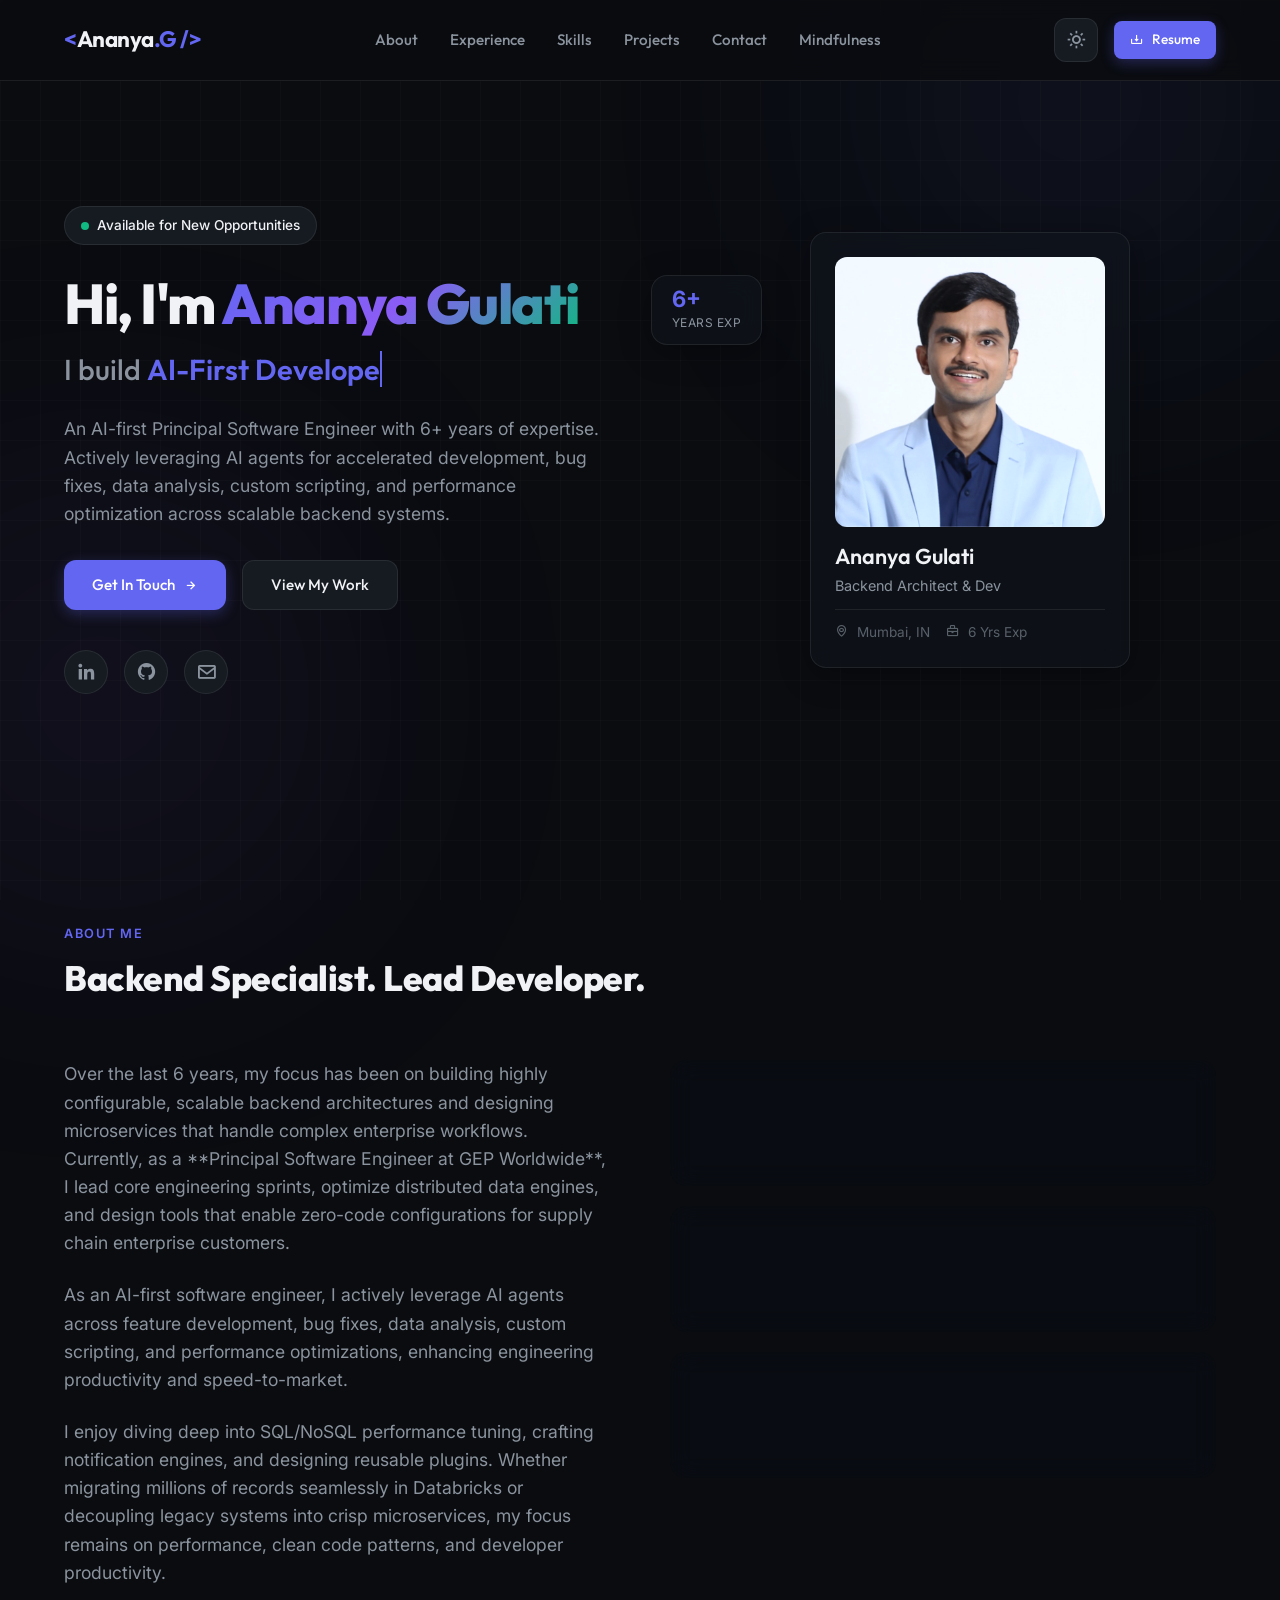
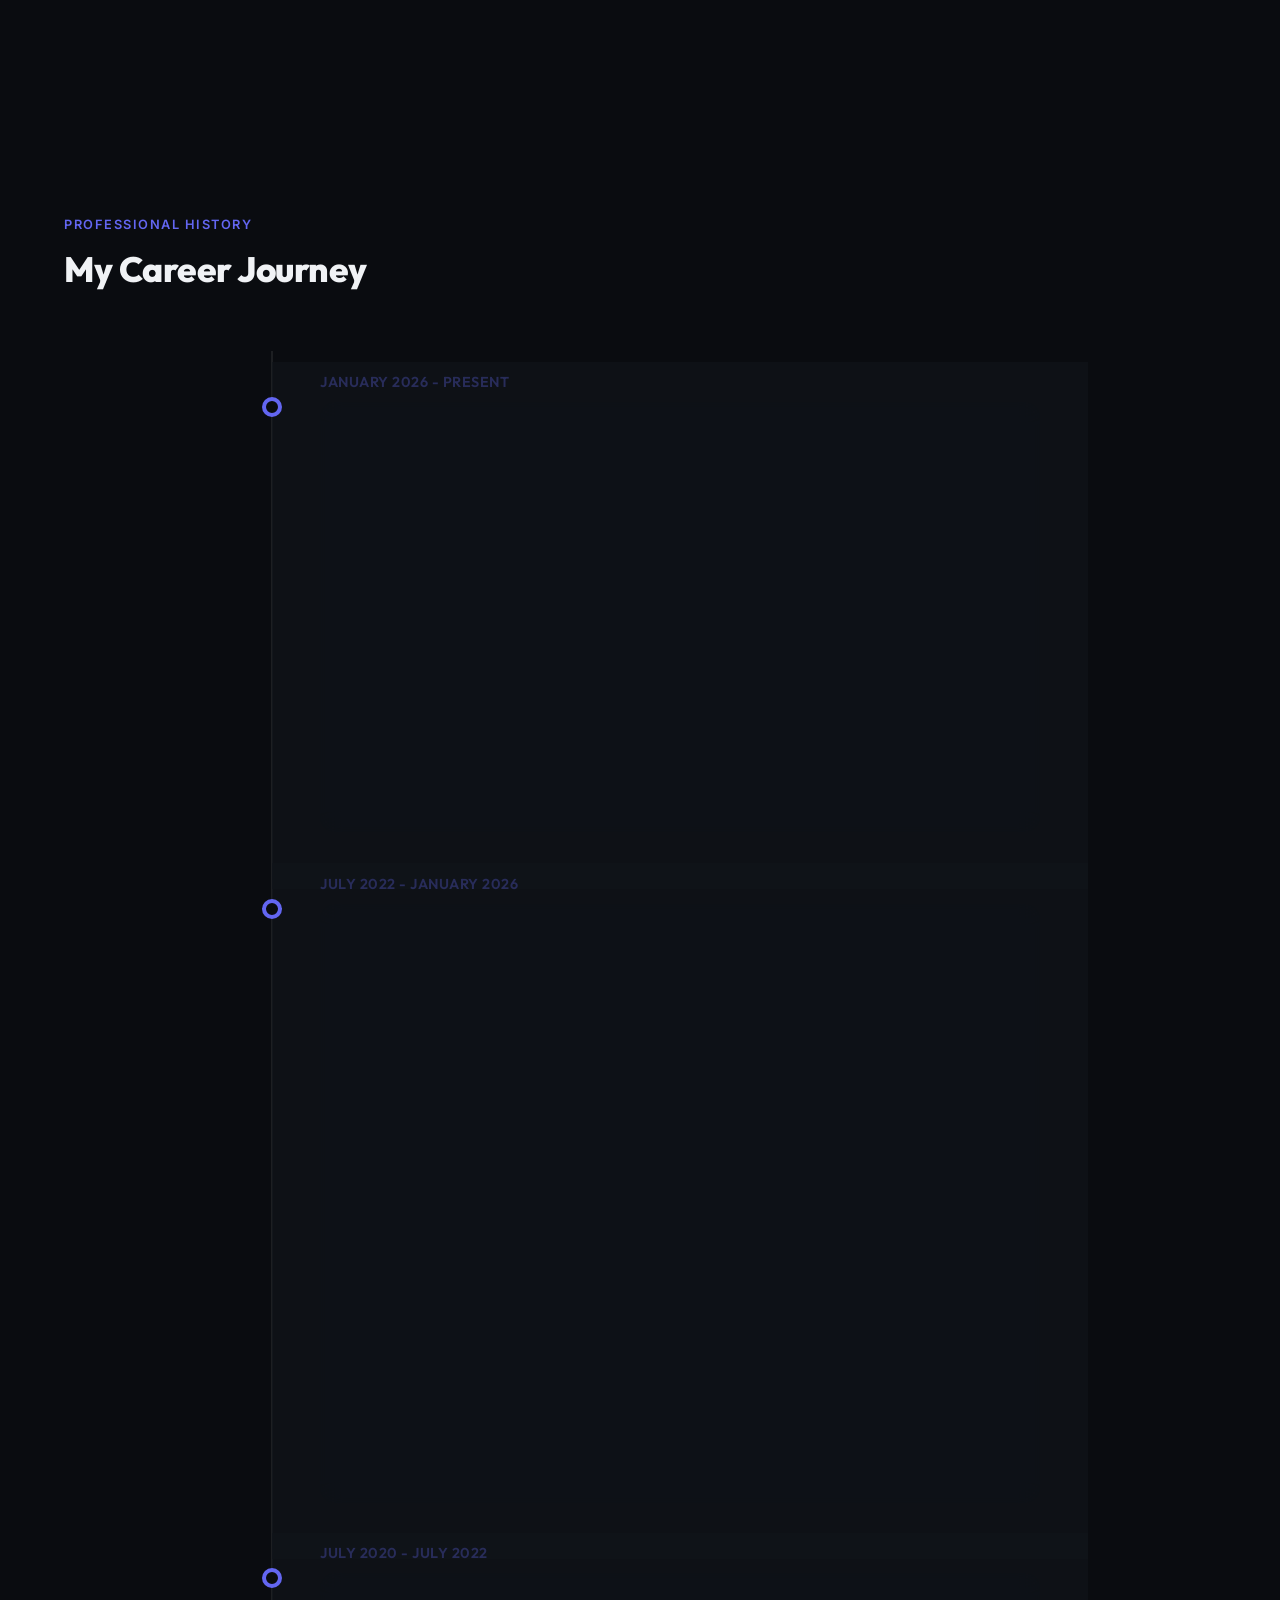
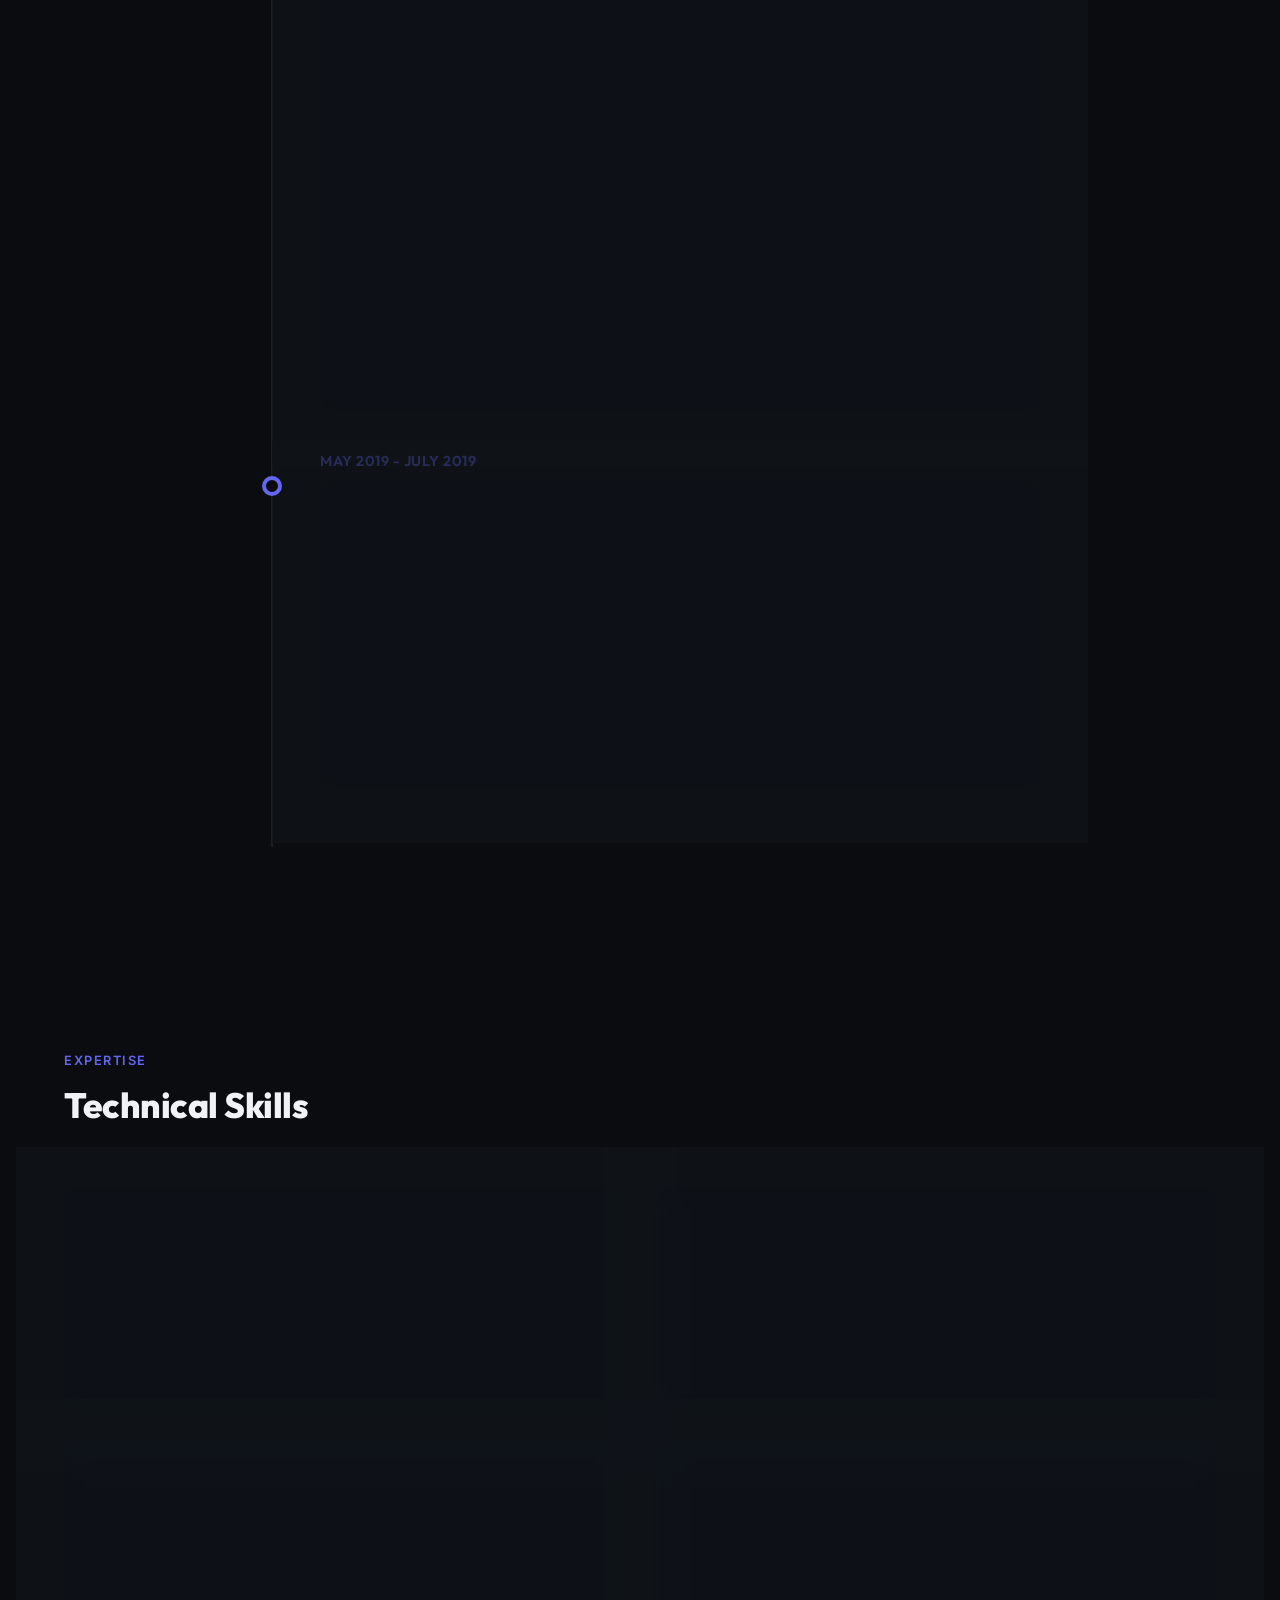
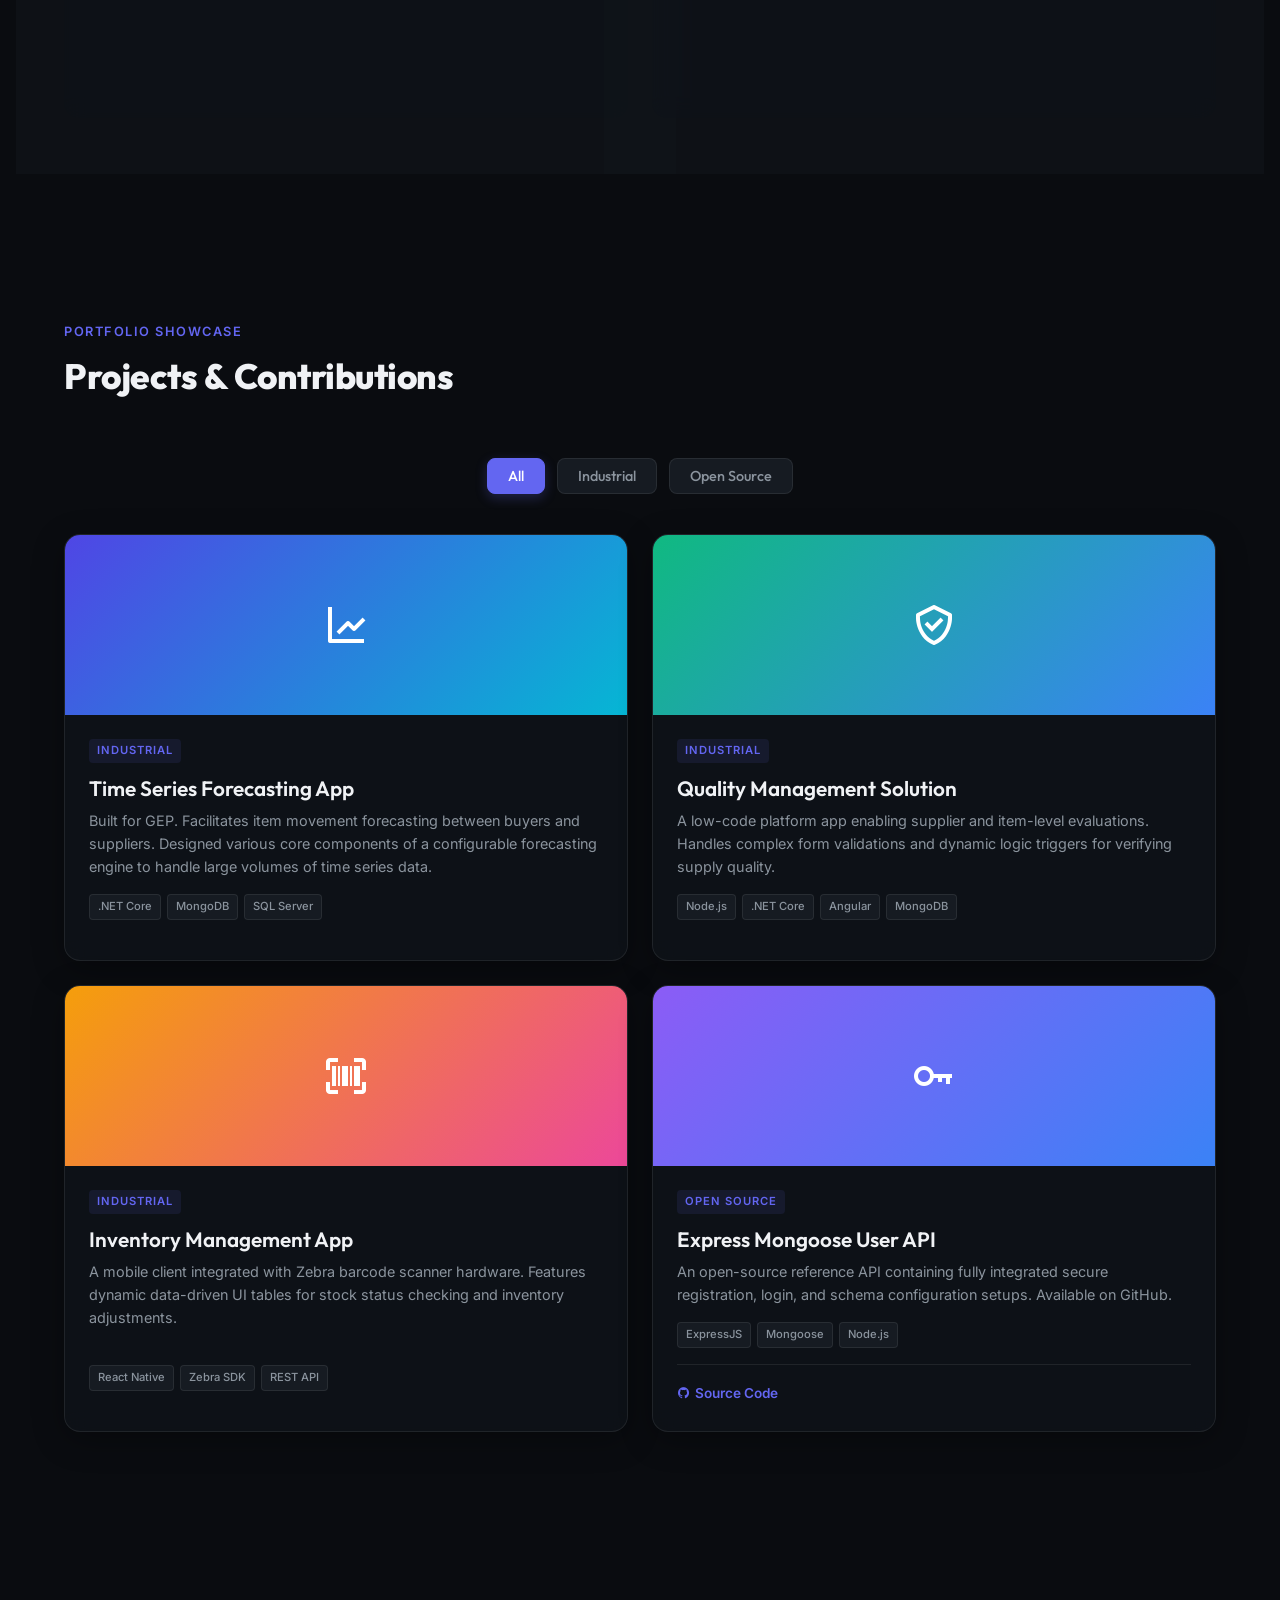
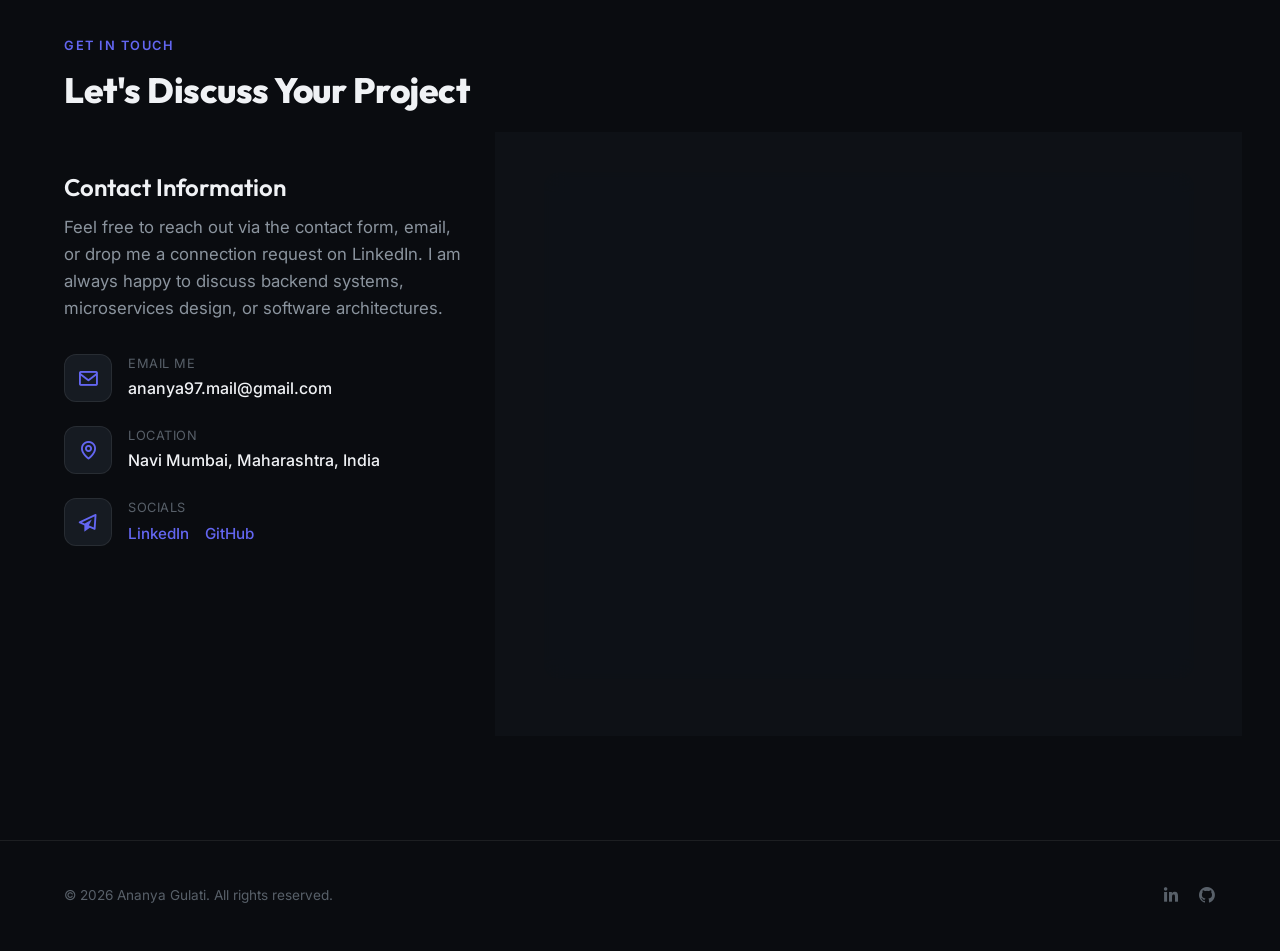
<file: index.html>
<!DOCTYPE html>
<html lang="en" data-theme="dark">
<head>
    <meta charset="UTF-8">
    <meta name="viewport" content="width=device-width, initial-scale=1.0">
    <meta name="description" content="Ananya Gulati - AI-First Principal Software Engineer specializing in backend systems, microservices, and architectural design. 6+ years of experience.">
    <title>Ananya Gulati | AI-First Principal Software Engineer</title>
    <link rel="icon" href="data:image/svg+xml,<svg xmlns=%22http://www.w3.org/2000/svg%22 viewBox=%220 0 100 100%22><text y=%22.9em%22 font-size=%2290%22>💻</text></svg>">
    
    <!-- Typography & Icons -->
    <link rel="preconnect" href="https://fonts.googleapis.com">
    <link rel="preconnect" href="https://fonts.gstatic.com" crossorigin>
    <link href="https://fonts.googleapis.com/css2?family=Inter:wght@300;400;500;600;700&family=Outfit:wght@400;500;600;700;800&display=swap" rel="stylesheet">
    <link href="https://cdn.jsdelivr.net/npm/boxicons@2.1.4/css/boxicons.min.css" rel="stylesheet">
    
    <!-- Styling -->
    <link rel="stylesheet" href="styles.css">
    
    <!-- Anti-flicker Theme Script -->
    <script>
        (function() {
            const savedTheme = localStorage.getItem('theme') || 'dark';
            document.documentElement.setAttribute('data-theme', savedTheme);
        })();
    </script>
</head>
<body>
    <!-- Background Grid Effect -->
    <div class="grid-overlay"></div>
    <div class="glow-sphere sphere-1"></div>
    <div class="glow-sphere sphere-2"></div>

    <!-- Sticky Navbar -->
    <header class="navbar">
        <div class="nav-container">
            <a href="#" class="logo">
                <span class="logo-accent">&lt;</span>Ananya<span class="logo-accent">.G /&gt;</span>
            </a>
            
            <nav class="nav-links">
                <a href="#about" class="nav-link active">About</a>
                <a href="#experience" class="nav-link">Experience</a>
                <a href="#skills" class="nav-link">Skills</a>
                <a href="#projects" class="nav-link">Projects</a>
                <a href="#contact" class="nav-link">Contact</a>
                <a href="wellness.html" class="nav-link">Mindfulness</a>
            </nav>
            
            <div class="nav-actions">
                <button id="theme-toggle" class="theme-btn" aria-label="Toggle Theme">
                    <i class="bx bx-sun sun-icon"></i>
                    <i class="bx bx-moon moon-icon"></i>
                </button>
                <a href="Ananya_Gulati_Resume.pdf" download class="btn btn-primary btn-sm cv-btn">
                    <i class="bx bx-download"></i> Resume
                </a>
                <button class="mobile-menu-toggle" aria-label="Open Menu">
                    <i class="bx bx-menu-alt-right"></i>
                </button>
            </div>
        </div>
    </header>

    <!-- Mobile Drawer -->
    <div class="mobile-drawer">
        <div class="drawer-header">
            <span class="logo">&lt;Ananya.G /&gt;</span>
            <button class="close-drawer"><i class="bx bx-x"></i></button>
        </div>
        <nav class="drawer-links">
            <a href="#about" class="drawer-link">About</a>
            <a href="#experience" class="drawer-link">Experience</a>
            <a href="#skills" class="drawer-link">Skills</a>
            <a href="#projects" class="drawer-link">Projects</a>
            <a href="#contact" class="drawer-link">Contact</a>
            <a href="wellness.html" class="drawer-link">Mindfulness</a>
        </nav>
        <div class="drawer-footer">
            <a href="Ananya_Gulati_Resume.pdf" download class="btn btn-primary width-full">
                <i class="bx bx-download"></i> Download Resume
            </a>
        </div>
    </div>

    <!-- Main Content -->
    <main class="main-content">
        <!-- Hero Section -->
        <section id="hero" class="hero-section">
            <div class="hero-container">
                <div class="hero-info">
                    <div class="badge-container">
                        <span class="pulse-dot"></span>
                        <span class="badge-text">Available for New Opportunities</span>
                    </div>
                    <h1 class="hero-title">
                        Hi, I'm <span class="gradient-text">Ananya Gulati</span>
                    </h1>
                    <h2 class="hero-subtitle">
                        I build <span id="typewriter" class="typewriter-text"></span>
                    </h2>
                    <p class="hero-description">
                        An AI-first Principal Software Engineer with 6+ years of expertise. Actively leveraging AI agents for accelerated development, bug fixes, data analysis, custom scripting, and performance optimization across scalable backend systems.
                    </p>
                    <div class="hero-buttons">
                        <a href="#contact" class="btn btn-primary">
                            Get In Touch <i class="bx bx-right-arrow-alt"></i>
                        </a>
                        <a href="#projects" class="btn btn-secondary">
                            View My Work
                        </a>
                    </div>
                    <div class="hero-socials">
                        <a href="https://linkedin.com/in/ananya-gulati/" target="_blank" rel="noopener" class="social-icon" aria-label="LinkedIn">
                            <i class="bx bxl-linkedin"></i>
                        </a>
                        <a href="https://github.com/ananya-gulati" target="_blank" rel="noopener" class="social-icon" aria-label="GitHub">
                            <i class="bx bxl-github"></i>
                        </a>
                        <a href="mailto:ananya97.mail@gmail.com" class="social-icon" aria-label="Email">
                            <i class="bx bx-envelope"></i>
                        </a>
                    </div>
                </div>
                <div class="hero-visual">
                    <div class="avatar-card glass-panel">
                        <div class="card-glow"></div>
                        <div class="avatar-container">
                            <img src="profile.png" alt="Ananya Gulati" class="avatar-img">
                        </div>
                        <div class="card-info">
                            <h3 class="card-name">Ananya Gulati</h3>
                            <p class="card-title">Backend Architect & Dev</p>
                            <div class="card-meta">
                                <span><i class="bx bx-map"></i> Mumbai, IN</span>
                                <span><i class="bx bx-briefcase"></i> 6 Yrs Exp</span>
                            </div>
                        </div>
                    </div>
                    <!-- Small absolute cards for premium overlay aesthetic -->
                    <div class="stat-badge stat-1 glass-panel">
                        <span class="stat-number">6+</span>
                        <span class="stat-label">Years Exp</span>
                    </div>
                </div>
            </div>
        </section>

        <!-- About/Summary Section -->
        <section id="about" class="about-section section-padding scroll-reveal">
            <div class="section-container">
                <div class="section-header">
                    <span class="section-tag">About Me</span>
                    <h2 class="section-title">Backend Specialist. Lead Developer.</h2>
                </div>
                <div class="about-content">
                    <div class="about-text">
                        <p>
                            Over the last 6 years, my focus has been on building highly configurable, scalable backend architectures and designing microservices that handle complex enterprise workflows. Currently, as a **Principal Software Engineer at GEP Worldwide**, I lead core engineering sprints, optimize distributed data engines, and design tools that enable zero-code configurations for supply chain enterprise customers.
                        </p>
                        <p>
                            As an AI-first software engineer, I actively leverage AI agents across feature development, bug fixes, data analysis, custom scripting, and performance optimizations, enhancing engineering productivity and speed-to-market.
                        </p>
                        <p>
                            I enjoy diving deep into SQL/NoSQL performance tuning, crafting notification engines, and designing reusable plugins. Whether migrating millions of records seamlessly in Databricks or decoupling legacy systems into crisp microservices, my focus remains on performance, clean code patterns, and developer productivity.
                        </p>
                    </div>
                    <div class="about-stats-grid">
                        <div class="about-stat-card glass-panel">
                            <i class="bx bx-bolt-circle stat-icon text-accent-1"></i>
                            <div class="stat-card-text">
                                <h3 class="stat-title">Configurability</h3>
                                <p class="stat-desc">Reduced development time by 30% through dynamic http-call configuration engines.</p>
                            </div>
                        </div>
                        <div class="about-stat-card glass-panel">
                            <i class="bx bx-data stat-icon text-accent-2"></i>
                            <div class="stat-card-text">
                                <h3 class="stat-title">Migration Expert</h3>
                                <p class="stat-desc">Led clean migration of ~3M MongoDB records using custom Python engines in Databricks.</p>
                            </div>
                        </div>
                        <div class="about-stat-card glass-panel">
                            <i class="bx bx-git-branch stat-icon text-accent-3"></i>
                            <div class="stat-card-text">
                                <h3 class="stat-title">Clean Architectures</h3>
                                <p class="stat-desc">Designed object validation frameworks, BPMNs, and microservices for low-code platform apps.</p>
                            </div>
                        </div>
                    </div>
                </div>
            </div>
        </section>

        <!-- Experience Timeline -->
        <section id="experience" class="experience-section section-padding scroll-reveal">
            <div class="section-container">
                <div class="section-header">
                    <span class="section-tag">Professional History</span>
                    <h2 class="section-title">My Career Journey</h2>
                </div>
                
                <div class="timeline">
                    <!-- Timeline Card 1 (Principal SE) -->
                    <div class="timeline-item">
                        <div class="timeline-dot"></div>
                        <div class="timeline-date">January 2026 - Present</div>
                        <div class="timeline-content glass-panel">
                            <div class="timeline-header">
                                <h3 class="role-title">Principal Software Engineer</h3>
                                <h4 class="company-name">GEP Worldwide</h4>
                            </div>
                            <p class="timeline-desc">
                                Leading high-level system architectures, platform roadmaps, and technical steering for GEP's low-code suite.
                            </p>
                             <ul class="timeline-bullets">
                                 <li>Lead technical schema creation and overall execution design for complex, configurable enterprise application modules, improving framework reusability and platform capabilities.</li>
                                 <li>Integrate agentic AI developer workflows into daily sprint workflows, boosting debugging iterations and custom scripting velocity by **35%**.</li>
                                 <li>Design and deploy a unified local development environment integrating multiple distributed code repositories, custom build configurations, and complex feature settings, accelerating feature delivery and code analysis speed by more than **50%**.</li>
                             </ul>
                             <div class="tech-tags">
                                 <span class="tech-tag">Architecture Design</span>
                                 <span class="tech-tag">System Design</span>
                                 <span class="tech-tag">Technical Leadership</span>
                                 <span class="tech-tag">Platform Engineering</span>
                             </div>
                        </div>
                    </div>

                    <!-- Timeline Card 2 (Senior SE) -->
                    <div class="timeline-item">
                        <div class="timeline-dot"></div>
                        <div class="timeline-date">July 2022 - January 2026</div>
                        <div class="timeline-content glass-panel">
                            <div class="timeline-header">
                                <h3 class="role-title">Senior Software Engineer</h3>
                                <h4 class="company-name">GEP Worldwide</h4>
                            </div>
                            <p class="timeline-desc">
                                Delivered high-impact client features, optimized high-throughput systems, and integrated AI capabilities to drive performance and efficiency.
                            </p>
                             <ul class="timeline-bullets">
                                <li>Architected and scaled **5+ core microservices** handling client transactions, driving end-to-end development, API definitions, and legacy system refactoring.</li>
                                <li>Improved inbound request processing speed by more than **10x** through staging logic optimizations and adoption of bulk processing design patterns.</li>
                                <li>Developed an Azure Databricks native ETL solution processing up to **150M+ raw time-series data points** from CSV files into MongoDB, incorporating custom schema validation and high-throughput transformations to facilitate downstream analytics.</li>
                                <li>Orchestrated a large-scale data migration of **3M+ records** in MongoDB using Python on Databricks, reducing onboarding latency while maintaining **100% data integrity**.</li>
                                <li>Coordinated cross-functional teams to diagnose and resolve **30+ critical and blocker production support incidents**, systematically optimizing performance bottlenecks with minimal business disruption.</li>
                            </ul>
                            <div class="tech-tags">
                                <span class="tech-tag">.NET Core</span>
                                <span class="tech-tag">C#</span>
                                <span class="tech-tag">MongoDB</span>
                                <span class="tech-tag">Azure Databricks</span>
                                <span class="tech-tag">Camunda</span>
                                <span class="tech-tag">AI Integration</span>
                                <span class="tech-tag">Performance Tuning</span>
                            </div>
                        </div>
                    </div>
                    
                    <!-- Timeline Card 3 (SE) -->
                    <div class="timeline-item">
                        <div class="timeline-dot"></div>
                        <div class="timeline-date">July 2020 - July 2022</div>
                        <div class="timeline-content glass-panel">
                            <div class="timeline-header">
                                <h3 class="role-title">Software Engineer</h3>
                                <h4 class="company-name">GEP Worldwide</h4>
                            </div>
                            <p class="timeline-desc">
                                Collaborated across product teams to build core modules for GEP's SaaS products.
                            </p>
                            <ul class="timeline-bullets">
                                <li>Engineered dynamic database-driven HTTP execution services, reducing development turnaround time by **30%** and boosting core application configurability by **20%**.</li>
                                <li>Designed modular object validation engines, cross-app notification frameworks, and reusable workflow plugins, saving developers **15+ hours weekly** in boilerplate code setup.</li>
                                <li>Built core BPMNs, cross-app REST interfaces, and custom plugins for inventory management workflows.</li>
                                <li>Implemented responsive UI dashboards and integrated React Native mobile clients with barcode scanning engines.</li>
                            </ul>
                            <div class="tech-tags">
                                <span class="tech-tag">Node.js</span>
                                <span class="tech-tag">React Native</span>
                                <span class="tech-tag">Angular</span>
                                <span class="tech-tag">SQL</span>
                                <span class="tech-tag">RESTful APIs</span>
                            </div>
                        </div>
                    </div>
                    
                    <!-- Timeline Card 3 -->
                    <div class="timeline-item">
                        <div class="timeline-dot"></div>
                        <div class="timeline-date">May 2019 - July 2019</div>
                        <div class="timeline-content glass-panel">
                            <div class="timeline-header">
                                <h3 class="role-title">Research Intern (Immersion Program)</h3>
                                <h4 class="company-name">Illinois Institute of Technology (Chicago, USA)</h4>
                            </div>
                            <p class="timeline-desc">
                                Conducted genetic data analytics under academic supervision.
                            </p>
                            <ul class="timeline-bullets">
                                <li>Analyzed and cleaned gigabytes of tabular genetic databases utilizing Pandas and NumPy.</li>
                                <li>Designed statistical scoring and filtering models to select candidate chemical compounds for Alzheimer's therapeutic testing.</li>
                            </ul>
                            <div class="tech-tags">
                                <span class="tech-tag">Python</span>
                                <span class="tech-tag">Pandas</span>
                                <span class="tech-tag">NumPy</span>
                                <span class="tech-tag">Data Cleaning</span>
                            </div>
                        </div>
                    </div>
                </div>
            </div>
        </section>

        <!-- Skills Section -->
        <section id="skills" class="skills-section section-padding scroll-reveal">
            <div class="section-container">
                <div class="section-header">
                    <span class="section-tag">Expertise</span>
                    <h2 class="section-title">Technical Skills</h2>
                </div>
                
                <div class="skills-grid">
                    <!-- Languages -->
                    <div class="skills-card glass-panel">
                        <div class="skills-card-header">
                            <i class="bx bx-code-alt card-icon text-accent-1"></i>
                            <h3 class="skill-category">Languages</h3>
                        </div>
                        <div class="skills-list">
                            <span class="skill-item">C#</span>
                            <span class="skill-item">TypeScript</span>
                            <span class="skill-item">Python</span>
                            <span class="skill-item">JavaScript</span>
                            <span class="skill-item">SQL</span>
                            <span class="skill-item">HTML5 / CSS3</span>
                        </div>
                    </div>
                    
                    <!-- Backend & Systems -->
                    <div class="skills-card glass-panel">
                        <div class="skills-card-header">
                            <i class="bx bx-server card-icon text-accent-2"></i>
                            <h3 class="skill-category">Backend & Core</h3>
                        </div>
                        <div class="skills-list">
                            <span class="skill-item">.NET Core</span>
                            <span class="skill-item">Camunda</span>
                            <span class="skill-item">Node.js / Express</span>
                            <span class="skill-item">Microservices</span>
                            <span class="skill-item">RESTful Web Services</span>
                            <span class="skill-item">OOP Design</span>
                        </div>
                    </div>
                    
                    <!-- Databases & Frameworks -->
                    <div class="skills-card glass-panel">
                        <div class="skills-card-header">
                            <i class="bx bx-circle-three-quarter card-icon text-accent-3"></i>
                            <h3 class="skill-category">Data & Tools</h3>
                        </div>
                        <div class="skills-list">
                            <span class="skill-item">AI Agents & Workflows</span>
                            <span class="skill-item">MongoDB</span>
                            <span class="skill-item">SQL Server</span>
                            <span class="skill-item">Azure Databricks</span>
                            <span class="skill-item">Git / GitHub</span>
                            <span class="skill-item">Agile / Scrum</span>
                            <span class="skill-item">Azure</span>
                        </div>
                    </div>
                    
                    <!-- Frontend Frameworks -->
                    <div class="skills-card glass-panel">
                        <div class="skills-card-header">
                            <i class="bx bx-devices card-icon text-accent-4"></i>
                            <h3 class="skill-category">Frontend & Mobile</h3>
                        </div>
                        <div class="skills-list">
                            <span class="skill-item">React Native</span>
                            <span class="skill-item">Angular</span>
                            <span class="skill-item">SASS / CSS</span>
                            <span class="skill-item">Responsive Web Design</span>
                            <span class="skill-item">Zebra API</span>
                        </div>
                    </div>
                </div>
            </div>
        </section>

        <!-- Projects Section -->
        <section id="projects" class="projects-section section-padding scroll-reveal">
            <div class="section-container">
                <div class="section-header">
                    <span class="section-tag">Portfolio Showcase</span>
                    <h2 class="section-title">Projects & Contributions</h2>
                </div>
                
                <!-- Project Filter Buttons -->
                <div class="project-filters">
                    <button class="filter-btn active" data-filter="all">All</button>
                    <button class="filter-btn" data-filter="industrial">Industrial</button>
                    <button class="filter-btn" data-filter="opensource">Open Source</button>
                </div>
                
                <div class="projects-grid">
                    <!-- Project 1 -->
                    <div class="project-card glass-panel" data-category="industrial">
                        <div class="project-card-image">
                            <div class="project-placeholder bg-gradient-1">
                                <i class="bx bx-line-chart"></i>
                            </div>
                        </div>
                        <div class="project-card-content">
                            <span class="project-type-badge">Industrial</span>
                            <h3 class="project-title">Time Series Forecasting App</h3>
                            <p class="project-description">
                                Built for GEP. Facilitates item movement forecasting between buyers and suppliers. Designed various core components of a configurable forecasting engine to handle large volumes of time series data.
                            </p>
                            <div class="project-tech">
                                <span>.NET Core</span>
                                <span>MongoDB</span>
                                <span>SQL Server</span>
                            </div>
                        </div>
                    </div>
                    
                    <!-- Project 2 -->
                    <div class="project-card glass-panel" data-category="industrial">
                        <div class="project-card-image">
                            <div class="project-placeholder bg-gradient-2">
                                <i class="bx bx-check-shield"></i>
                            </div>
                        </div>
                        <div class="project-card-content">
                            <span class="project-type-badge">Industrial</span>
                            <h3 class="project-title">Quality Management Solution</h3>
                            <p class="project-description">
                                A low-code platform app enabling supplier and item-level evaluations. Handles complex form validations and dynamic logic triggers for verifying supply quality.
                            </p>
                            <div class="project-tech">
                                <span>Node.js</span>
                                <span>.NET Core</span>
                                <span>Angular</span>
                                <span>MongoDB</span>
                            </div>
                        </div>
                    </div>
                    
                    <!-- Project 3 -->
                    <div class="project-card glass-panel" data-category="industrial">
                        <div class="project-card-image">
                            <div class="project-placeholder bg-gradient-3">
                                <i class="bx bx-barcode-reader"></i>
                            </div>
                        </div>
                        <div class="project-card-content">
                            <span class="project-type-badge">Industrial</span>
                            <h3 class="project-title">Inventory Management App</h3>
                            <p class="project-description">
                                A mobile client integrated with Zebra barcode scanner hardware. Features dynamic data-driven UI tables for stock status checking and inventory adjustments.
                            </p>
                            <div class="project-tech">
                                <span>React Native</span>
                                <span>Zebra SDK</span>
                                <span>REST API</span>
                            </div>
                        </div>
                    </div>
                    
                    <!-- Project 4 -->
                    <div class="project-card glass-panel" data-category="opensource">
                        <div class="project-card-image">
                            <div class="project-placeholder bg-gradient-4">
                                <i class="bx bx-key"></i>
                            </div>
                        </div>
                        <div class="project-card-content">
                            <span class="project-type-badge">Open Source</span>
                            <h3 class="project-title">Express Mongoose User API</h3>
                            <p class="project-description">
                                An open-source reference API containing fully integrated secure registration, login, and schema configuration setups. Available on GitHub.
                            </p>
                            <div class="project-tech">
                                <span>ExpressJS</span>
                                <span>Mongoose</span>
                                <span>Node.js</span>
                            </div>
                            <div class="project-links">
                                <a href="https://github.com/ananya-gulati/loginandreg" target="_blank" rel="noopener" class="project-link">
                                    <i class="bx bxl-github"></i> Source Code
                                </a>
                            </div>
                        </div>
                    </div>
                </div>
            </div>
        </section>

        <!-- Contact Section -->
        <section id="contact" class="contact-section section-padding scroll-reveal">
            <div class="section-container">
                <div class="section-header">
                    <span class="section-tag">Get In Touch</span>
                    <h2 class="section-title">Let's Discuss Your Project</h2>
                </div>
                
                <div class="contact-grid">
                    <div class="contact-info-panel">
                        <h3 class="info-title">Contact Information</h3>
                        <p class="info-desc">
                            Feel free to reach out via the contact form, email, or drop me a connection request on LinkedIn. I am always happy to discuss backend systems, microservices design, or software architectures.
                        </p>
                        
                        <div class="info-items">
                            <div class="info-item">
                                <i class="bx bx-envelope info-icon"></i>
                                <div class="info-item-content">
                                    <span class="info-label">Email Me</span>
                                    <a href="mailto:ananya97.mail@gmail.com" class="info-value">ananya97.mail@gmail.com</a>
                                </div>
                            </div>
                            <div class="info-item">
                                <i class="bx bx-map info-icon"></i>
                                <div class="info-item-content">
                                    <span class="info-label">Location</span>
                                    <span class="info-value">Navi Mumbai, Maharashtra, India</span>
                                </div>
                            </div>
                            <div class="info-item">
                                <i class="bx bx-paper-plane info-icon"></i>
                                <div class="info-item-content">
                                    <span class="info-label">Socials</span>
                                    <div class="info-social-links">
                                        <a href="https://linkedin.com/in/ananya-gulati/" target="_blank" rel="noopener" class="mini-social">LinkedIn</a>
                                        <a href="https://github.com/ananya-gulati" target="_blank" rel="noopener" class="mini-social">GitHub</a>
                                    </div>
                                </div>
                            </div>
                        </div>
                    </div>
                    
                    <div class="contact-form-panel glass-panel">
                        <form id="contact-form" action="https://formsubmit.co/ananya97.mail@gmail.com" method="POST" class="contact-form">
                            <div class="form-row">
                                <div class="form-group">
                                    <label for="name">Your Name</label>
                                    <input type="text" id="name" name="name" placeholder="John Doe" required>
                                </div>
                                <div class="form-group">
                                    <label for="email">Your Email</label>
                                    <input type="email" id="email" name="email" placeholder="john@example.com" required>
                                </div>
                            </div>
                            <div class="form-group">
                                <label for="subject">Subject</label>
                                    <input type="text" id="subject" name="subject" placeholder="Collaboration opportunity" required>
                            </div>
                            <div class="form-group">
                                <label for="message">Message</label>
                                <textarea id="message" name="message" rows="5" placeholder="Hi Ananya, I'd love to chat about..." required></textarea>
                            </div>
                            <button type="submit" class="btn btn-primary width-full">
                                Send Message <i class="bx bx-paper-plane"></i>
                            </button>
                            <div id="form-status" class="form-status"></div>
                        </form>
                    </div>
                </div>
            </div>
        </section>
    </main>

    <!-- Footer -->
    <footer class="main-footer">
        <div class="footer-container">
            <p class="copyright">&copy; 2026 Ananya Gulati. All rights reserved.</p>
            <div class="footer-links">
                <a href="https://linkedin.com/in/ananya-gulati/" target="_blank" rel="noopener"><i class="bx bxl-linkedin"></i></a>
                <a href="https://github.com/ananya-gulati" target="_blank" rel="noopener"><i class="bx bxl-github"></i></a>
            </div>
        </div>
    </footer>

    <!-- JavaScript -->
    <script src="script.js"></script>
</body>
</html>
</file>
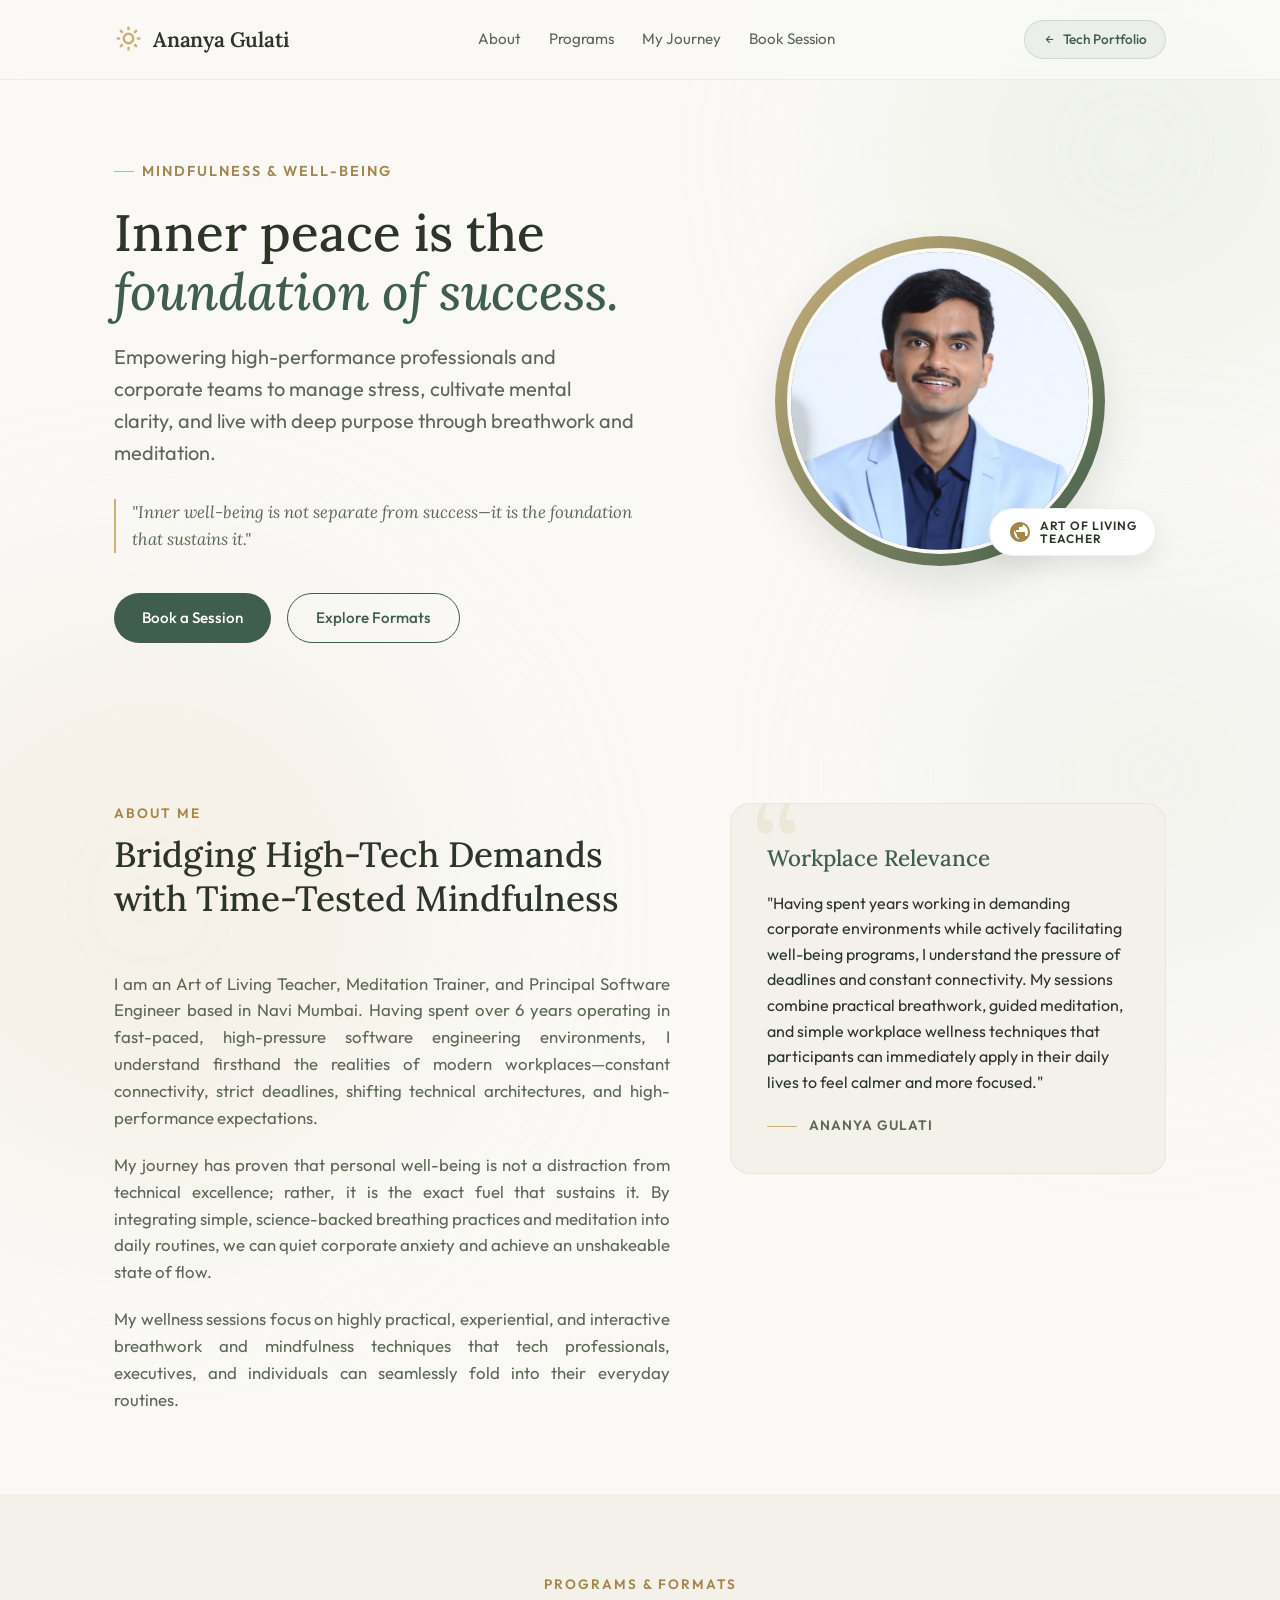
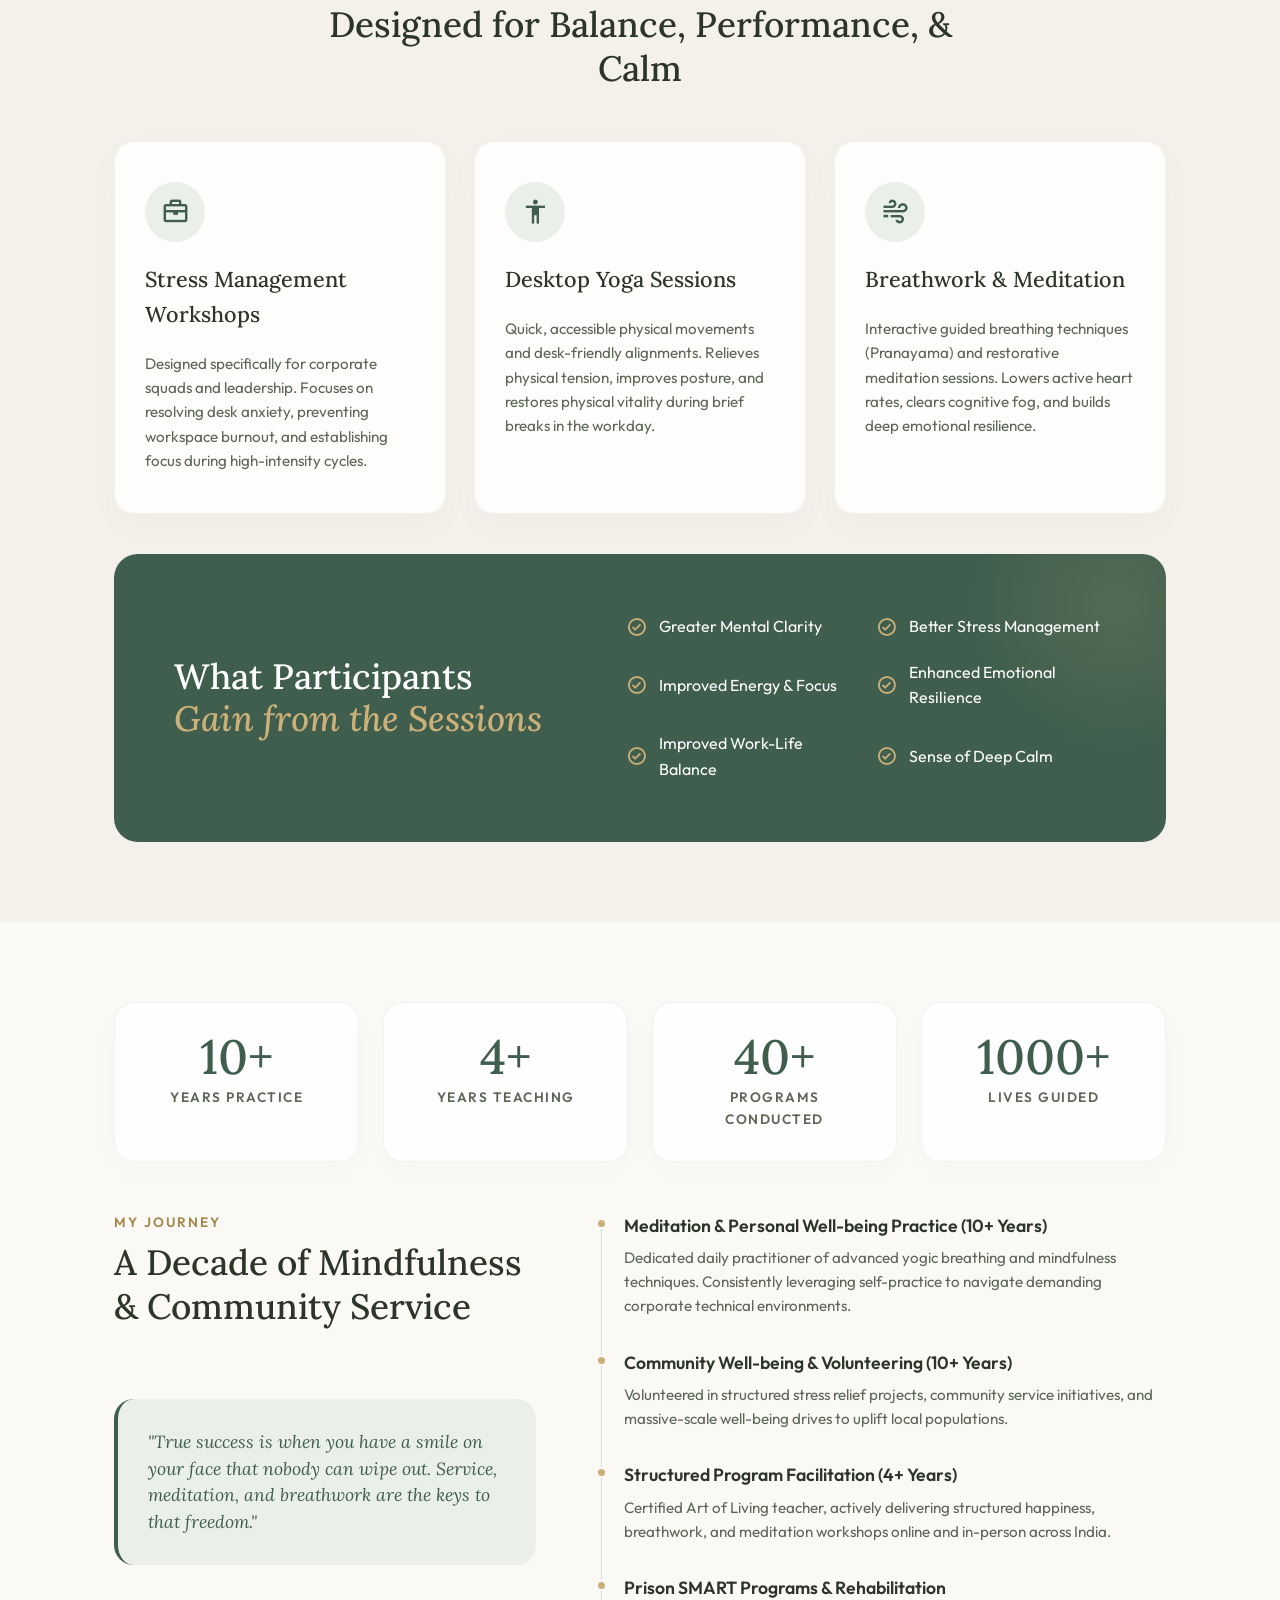
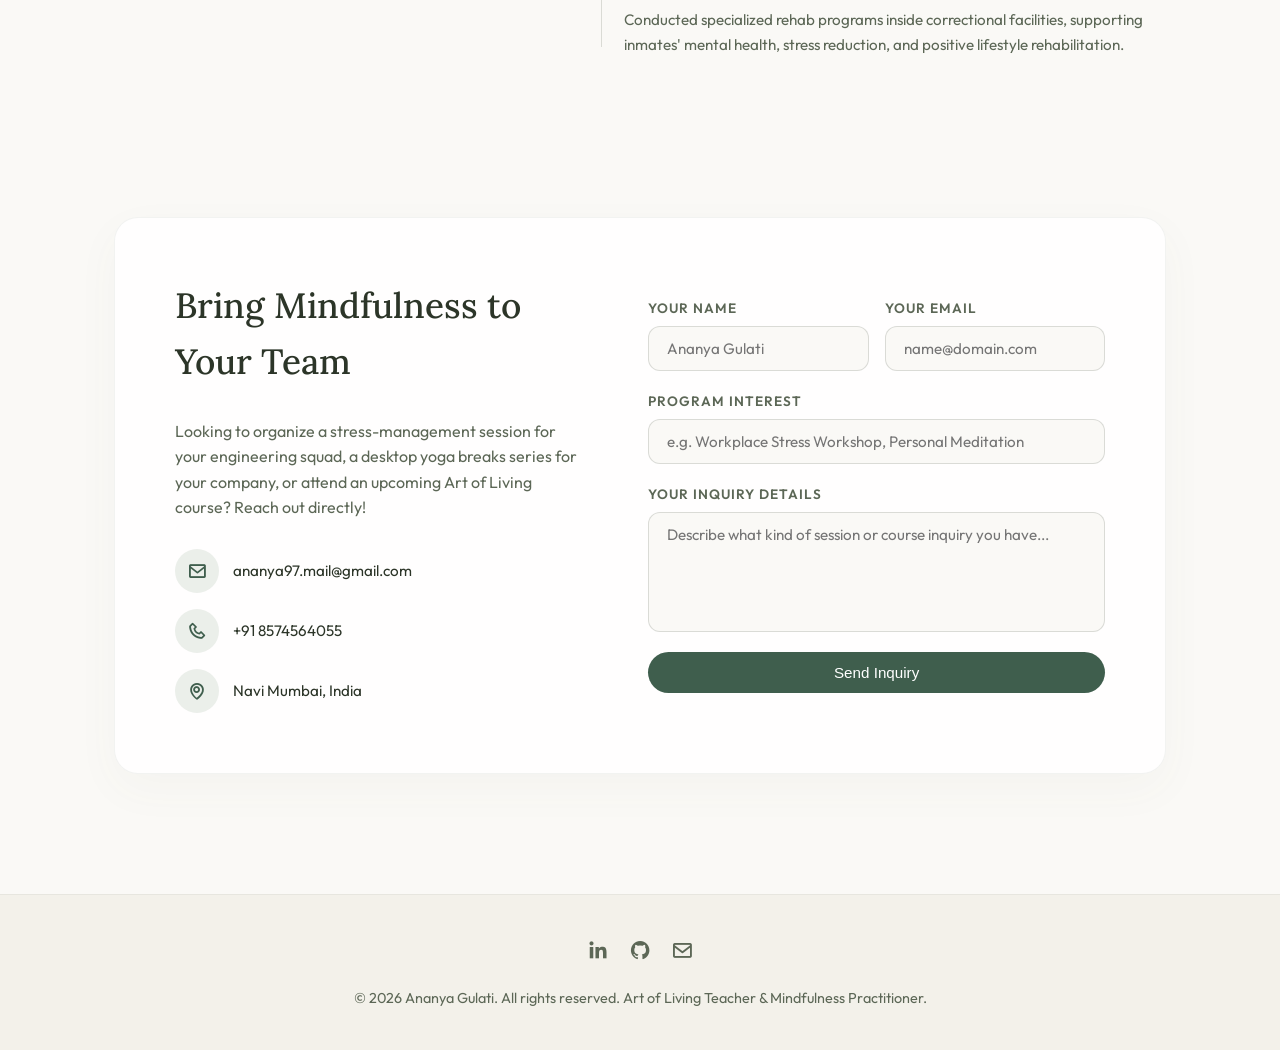
<file: wellness.html>
<!DOCTYPE html>
<html lang="en">
<head>
    <meta charset="UTF-8">
    <meta name="viewport" content="width=device-width, initial-scale=1.0">
    <meta name="description" content="Ananya Gulati - Stress Management Facilitator, Meditation Trainer & Art of Living Teacher. Learn mindfulness, breathwork, and workplace stress relief.">
    <title>Ananya Gulati | Meditation Trainer & Art of Living Teacher</title>
    <link rel="icon" href="data:image/svg+xml,<svg xmlns=%22http://www.w3.org/2000/svg%22 viewBox=%220 0 100 100%22><text y=%22.9em%22 font-size=%2290%22>🪷</text></svg>">
    
    <!-- Fonts & Icons -->
    <link rel="preconnect" href="https://fonts.googleapis.com">
    <link rel="preconnect" href="https://fonts.gstatic.com" crossorigin>
    <link href="https://fonts.googleapis.com/css2?family=Lora:ital,wght@0,400;0,500;0,600;0,700;1,400&family=Outfit:wght@300;400;500;600;700&display=swap" rel="stylesheet">
    <link href="https://cdn.jsdelivr.net/npm/boxicons@2.1.4/css/boxicons.min.css" rel="stylesheet">
    
    <style>
        /* Color Palette & Variables */
        :root {
            --bg-primary: #FAF9F6;       /* Soft Alabaster Cream */
            --bg-secondary: #F3F1EA;     /* Gentle warm sand */
            --text-primary: #2C3528;     /* Deep forest black */
            --text-secondary: #5C6756;   /* Earthy sage gray */
            --accent-green: #3F5E4D;     /* Pine/Sage green */
            --accent-green-light: #EBEFEA; /* Light sage wash */
            --accent-gold: #CBB079;      /* Warm golden hour */
            --accent-gold-dark: #A4864A; /* Antique gold */
            --card-bg: rgba(255, 255, 255, 0.85);
            --transition: all 0.4s cubic-bezier(0.16, 1, 0.3, 1);
            --font-serif: 'Lora', Georgia, serif;
            --font-sans: 'Outfit', sans-serif;
        }

        /* Base Styles */
        * {
            box-sizing: border-box;
            margin: 0;
            padding: 0;
        }
        
        html {
            scroll-behavior: smooth;
        }

        body {
            background-color: var(--bg-primary);
            color: var(--text-primary);
            font-family: var(--font-sans);
            line-height: 1.6;
            overflow-x: hidden;
            -webkit-font-smoothing: antialiased;
        }

        /* Ambient organic background shapes */
        .ambient-shape {
            position: absolute;
            border-radius: 50%;
            filter: blur(100px);
            z-index: -1;
            opacity: 0.4;
            animation: float-shape 20s infinite alternate ease-in-out;
        }
        .shape-1 {
            top: -100px;
            right: -100px;
            width: 500px;
            height: 500px;
            background-color: #E2EADA;
        }
        .shape-2 {
            top: 600px;
            left: -150px;
            width: 600px;
            height: 600px;
            background-color: #EFE6D5;
            animation-delay: -5s;
        }
        .shape-3 {
            bottom: -100px;
            right: -100px;
            width: 450px;
            height: 450px;
            background-color: #E6EBE0;
            animation-delay: -10s;
        }

        @keyframes float-shape {
            0% { transform: translate(0, 0) scale(1); }
            100% { transform: translate(40px, 60px) scale(1.1); }
        }

        /* Container */
        .container {
            max-width: 1100px;
            margin: 0 auto;
            padding: 0 24px;
        }

        /* Typography */
        h1, h2, h3, .serif-font {
            font-family: var(--font-serif);
            font-weight: 500;
        }

        /* Custom Buttons */
        .btn {
            display: inline-flex;
            align-items: center;
            gap: 8px;
            padding: 12px 28px;
            border-radius: 50px;
            font-size: 0.95rem;
            font-weight: 500;
            text-decoration: none;
            transition: var(--transition);
            cursor: pointer;
            border: none;
        }
        .btn-primary {
            background-color: var(--accent-green);
            color: white;
        }
        .btn-primary:hover {
            background-color: var(--text-primary);
            transform: translateY(-2px);
            box-shadow: 0 8px 20px rgba(63, 94, 77, 0.2);
        }
        .btn-secondary {
            background-color: transparent;
            color: var(--accent-green);
            border: 1px solid var(--accent-green);
        }
        .btn-secondary:hover {
            background-color: var(--accent-green-light);
            transform: translateY(-2px);
        }

        /* Navigation */
        .navbar {
            position: fixed;
            top: 0;
            left: 0;
            width: 100%;
            height: 80px;
            display: flex;
            align-items: center;
            z-index: 1000;
            background-color: rgba(250, 249, 246, 0.85);
            backdrop-filter: blur(10px);
            border-bottom: 1px solid rgba(92, 103, 86, 0.08);
            transition: var(--transition);
        }
        .nav-container {
            display: flex;
            justify-content: space-between;
            align-items: center;
            width: 100%;
            max-width: 1100px;
            margin: 0 auto;
            padding: 0 24px;
        }
        .logo {
            display: flex;
            align-items: center;
            gap: 10px;
            text-decoration: none;
            color: var(--text-primary);
            font-weight: 600;
        }
        .logo-text {
            font-family: var(--font-serif);
            font-size: 1.3rem;
            letter-spacing: -0.2px;
        }
        .logo-icon {
            color: var(--accent-gold);
            font-size: 1.8rem;
        }
        .nav-links {
            display: flex;
            align-items: center;
            gap: 28px;
        }
        .nav-link {
            text-decoration: none;
            color: var(--text-secondary);
            font-size: 0.95rem;
            font-weight: 400;
            transition: var(--transition);
            position: relative;
            padding: 4px 0;
        }
        .nav-link:hover, .nav-link.active {
            color: var(--accent-green);
        }
        .nav-link::after {
            content: '';
            position: absolute;
            bottom: 0;
            left: 0;
            width: 0;
            height: 1.5px;
            background-color: var(--accent-gold);
            transition: var(--transition);
        }
        .nav-link:hover::after, .nav-link.active::after {
            width: 100%;
        }
        
        .nav-actions {
            display: flex;
            align-items: center;
            gap: 16px;
        }

        .back-portfolio-btn {
            font-size: 0.85rem;
            padding: 8px 18px;
            border-radius: 30px;
            background-color: var(--accent-green-light);
            color: var(--accent-green);
            text-decoration: none;
            font-weight: 500;
            display: flex;
            align-items: center;
            gap: 6px;
            transition: var(--transition);
            border: 1px solid rgba(63, 94, 77, 0.15);
        }
        .back-portfolio-btn:hover {
            background-color: var(--accent-green);
            color: white;
            transform: translateX(-3px);
        }

        /* Mobile drawer styles */
        .mobile-menu-toggle {
            display: none;
            background: none;
            border: none;
            font-size: 1.8rem;
            color: var(--text-primary);
            cursor: pointer;
        }

        /* Hero Section */
        .hero {
            padding-top: 160px;
            padding-bottom: 80px;
            position: relative;
        }
        .hero-grid {
            display: grid;
            grid-template-columns: 1.1fr 0.9fr;
            gap: 48px;
            align-items: center;
        }
        .hero-content {
            display: flex;
            flex-direction: column;
            gap: 20px;
        }
        .hero-tag {
            font-size: 0.9rem;
            font-weight: 600;
            color: var(--accent-gold-dark);
            text-transform: uppercase;
            letter-spacing: 2px;
            display: flex;
            align-items: center;
            gap: 8px;
        }
        .hero-tag::before {
            content: '';
            display: block;
            width: 20px;
            height: 1px;
            background-color: var(--accent-gold);
        }
        .hero-title {
            font-size: 3.2rem;
            line-height: 1.15;
            color: var(--text-primary);
        }
        .hero-title span {
            color: var(--accent-green);
            display: block;
            font-style: italic;
        }
        .hero-subtitle {
            font-size: 1.25rem;
            color: var(--text-secondary);
            font-weight: 400;
            max-width: 520px;
        }
        .hero-quote {
            border-left: 2px solid var(--accent-gold);
            padding-left: 16px;
            margin: 10px 0;
            font-family: var(--font-serif);
            font-style: italic;
            font-size: 1.05rem;
            color: var(--text-secondary);
        }
        .hero-actions {
            display: flex;
            gap: 16px;
            margin-top: 10px;
        }
        .hero-image-container {
            display: flex;
            justify-content: center;
            align-items: center;
            position: relative;
        }
        .hero-image-wrapper {
            position: relative;
            width: 330px;
            height: 330px;
            border-radius: 50%;
            padding: 12px;
            background: linear-gradient(135deg, var(--accent-gold), var(--accent-green));
            box-shadow: 0 20px 40px rgba(92, 103, 86, 0.15);
            animation: pulse-border 8s infinite alternate ease-in-out;
        }
        .hero-image {
            width: 100%;
            height: 100%;
            object-fit: cover;
            border-radius: 50%;
            background-color: var(--bg-secondary);
            border: 4px solid var(--bg-primary);
        }

        @keyframes pulse-border {
            0% { border-radius: 50%; }
            50% { border-radius: 45% 55% 48% 52% / 52% 48% 55% 45%; }
            100% { border-radius: 50%; }
        }

        .art-of-living-badge {
            position: absolute;
            bottom: 10px;
            right: 10px;
            background: white;
            border-radius: 50px;
            padding: 10px 18px;
            display: flex;
            align-items: center;
            gap: 8px;
            box-shadow: 0 10px 25px rgba(0, 0, 0, 0.08);
            border: 1px solid rgba(92, 103, 86, 0.1);
        }
        .badge-logo {
            width: 24px;
            height: 24px;
            fill: var(--accent-gold-dark);
        }
        .badge-text {
            font-size: 0.75rem;
            font-weight: 600;
            color: var(--text-primary);
            text-transform: uppercase;
            letter-spacing: 1px;
            line-height: 1.1;
        }

        /* Section Layouts */
        .section {
            padding: 80px 0;
            position: relative;
        }
        .section-header {
            max-width: 650px;
            margin-bottom: 50px;
        }
        .section-tag {
            font-size: 0.85rem;
            font-weight: 600;
            color: var(--accent-gold-dark);
            text-transform: uppercase;
            letter-spacing: 2px;
            margin-bottom: 8px;
            display: block;
        }
        .section-title {
            font-size: 2.2rem;
            color: var(--text-primary);
            line-height: 1.25;
        }

        /* About Section */
        .about-grid {
            display: grid;
            grid-template-columns: 1.12fr 0.88fr;
            gap: 60px;
            align-items: flex-start;
        }
        .about-text {
            display: flex;
            flex-direction: column;
            gap: 20px;
            font-size: 1.05rem;
            color: var(--text-secondary);
        }
        .about-text p {
            text-align: justify;
        }
        .about-highlight-card {
            background-color: var(--bg-secondary);
            border-radius: 20px;
            padding: 36px;
            border: 1px solid rgba(92, 103, 86, 0.08);
            position: relative;
            overflow: hidden;
        }
        .about-highlight-card::before {
            content: '“';
            position: absolute;
            top: -20px;
            left: 20px;
            font-family: var(--font-serif);
            font-size: 8rem;
            color: rgba(203, 176, 121, 0.15);
            line-height: 1;
        }
        .about-highlight-title {
            font-size: 1.4rem;
            color: var(--accent-green);
            margin-bottom: 15px;
            position: relative;
            z-index: 1;
        }
        .about-highlight-desc {
            color: var(--text-primary);
            font-size: 1rem;
            line-height: 1.6;
            margin-bottom: 20px;
            position: relative;
            z-index: 1;
        }
        .about-highlight-author {
            display: flex;
            align-items: center;
            gap: 12px;
        }
        .author-line {
            width: 30px;
            height: 1px;
            background-color: var(--accent-gold);
        }
        .author-name {
            font-size: 0.85rem;
            font-weight: 600;
            text-transform: uppercase;
            letter-spacing: 1px;
            color: var(--text-secondary);
        }

        /* Programs/Formats Section */
        .programs-grid {
            display: grid;
            grid-template-columns: repeat(3, 1fr);
            gap: 28px;
        }
        .program-card {
            background-color: var(--card-bg);
            border-radius: 20px;
            padding: 40px 30px;
            border: 1px solid rgba(92, 103, 86, 0.08);
            box-shadow: 0 10px 30px rgba(92, 103, 86, 0.03);
            display: flex;
            flex-direction: column;
            gap: 20px;
            transition: var(--transition);
        }
        .program-card:hover {
            transform: translateY(-5px);
            box-shadow: 0 15px 40px rgba(92, 103, 86, 0.08);
            border-color: rgba(63, 94, 77, 0.2);
        }
        .program-icon-wrapper {
            width: 60px;
            height: 60px;
            border-radius: 50%;
            background-color: var(--accent-green-light);
            color: var(--accent-green);
            display: flex;
            justify-content: center;
            align-items: center;
            font-size: 1.8rem;
            transition: var(--transition);
        }
        .program-card:hover .program-icon-wrapper {
            background-color: var(--accent-green);
            color: white;
            transform: rotate(5deg) scale(1.05);
        }
        .program-title {
            font-size: 1.35rem;
            color: var(--text-primary);
        }
        .program-desc {
            font-size: 0.95rem;
            color: var(--text-secondary);
            line-height: 1.6;
        }

        /* Benefits split-screen */
        .benefits-banner {
            background-color: var(--accent-green);
            color: white;
            border-radius: 24px;
            padding: 60px;
            margin-top: 40px;
            overflow: hidden;
            position: relative;
        }
        .benefits-banner::after {
            content: '';
            position: absolute;
            right: -100px;
            top: -100px;
            width: 300px;
            height: 300px;
            border-radius: 50%;
            background: radial-gradient(circle, rgba(203, 176, 121, 0.15) 0%, transparent 70%);
        }
        .benefits-grid {
            display: grid;
            grid-template-columns: 0.9fr 1.1fr;
            gap: 60px;
            align-items: center;
            position: relative;
            z-index: 1;
        }
        .benefits-title {
            font-size: 2.2rem;
            line-height: 1.2;
            color: white;
        }
        .benefits-title span {
            color: var(--accent-gold);
            font-style: italic;
            display: block;
        }
        .benefits-list {
            display: grid;
            grid-template-columns: repeat(2, 1fr);
            gap: 20px;
        }
        .benefit-item {
            display: flex;
            align-items: center;
            gap: 12px;
            font-size: 1rem;
        }
        .benefit-icon {
            font-size: 1.3rem;
            color: var(--accent-gold);
            flex-shrink: 0;
        }

        /* Stats Row */
        .stats-grid {
            display: grid;
            grid-template-columns: repeat(4, 1fr);
            gap: 24px;
            margin-bottom: 50px;
        }
        .stat-card {
            background-color: var(--card-bg);
            border-radius: 20px;
            padding: 30px;
            text-align: center;
            border: 1px solid rgba(92, 103, 86, 0.08);
            box-shadow: 0 10px 30px rgba(92, 103, 86, 0.02);
            transition: var(--transition);
        }
        .stat-card:hover {
            transform: translateY(-2px);
            border-color: var(--accent-gold);
        }
        .stat-number {
            font-family: var(--font-serif);
            font-size: 3rem;
            font-weight: 500;
            color: var(--accent-green);
            line-height: 1;
            margin-bottom: 6px;
        }
        .stat-label {
            font-size: 0.85rem;
            font-weight: 600;
            color: var(--text-secondary);
            text-transform: uppercase;
            letter-spacing: 1.5px;
        }

        /* Journey Timeline */
        .journey-grid {
            display: grid;
            grid-template-columns: 0.85fr 1.15fr;
            gap: 60px;
            align-items: flex-start;
        }
        .journey-left {
            display: flex;
            flex-direction: column;
            gap: 20px;
        }
        .journey-quote {
            background-color: var(--accent-green-light);
            border-radius: 20px;
            padding: 30px;
            border-left: 4px solid var(--accent-green);
            font-family: var(--font-serif);
            font-style: italic;
            font-size: 1.1rem;
            color: var(--accent-green);
            line-height: 1.5;
        }
        .timeline {
            position: relative;
            padding-left: 28px;
        }
        .timeline::before {
            content: '';
            position: absolute;
            left: 5px;
            top: 10px;
            bottom: 10px;
            width: 1px;
            background-color: rgba(92, 103, 86, 0.2);
        }
        .timeline-item {
            position: relative;
            margin-bottom: 30px;
        }
        .timeline-item:last-child {
            margin-bottom: 0;
        }
        .timeline-dot {
            position: absolute;
            left: -28px;
            top: 6px;
            width: 11px;
            height: 11px;
            border-radius: 50%;
            background-color: var(--accent-gold);
            border: 2px solid var(--bg-primary);
            transition: var(--transition);
        }
        .timeline-item:hover .timeline-dot {
            background-color: var(--accent-green);
            transform: scale(1.2);
        }
        .timeline-title {
            font-size: 1.1rem;
            font-weight: 600;
            color: var(--text-primary);
            margin-bottom: 6px;
        }
        .timeline-desc {
            font-size: 0.95rem;
            color: var(--text-secondary);
            line-height: 1.6;
        }

        /* Booking / Contact section */
        .contact-card {
            background-color: var(--card-bg);
            border-radius: 24px;
            border: 1px solid rgba(92, 103, 86, 0.08);
            box-shadow: 0 15px 45px rgba(92, 103, 86, 0.04);
            padding: 60px;
            display: grid;
            grid-template-columns: 0.95fr 1.05fr;
            gap: 60px;
            align-items: center;
        }
        .contact-info-panel {
            display: flex;
            flex-direction: column;
            gap: 28px;
        }
        .contact-info-title {
            font-size: 2.2rem;
            color: var(--text-primary);
        }
        .contact-info-desc {
            color: var(--text-secondary);
            font-size: 1rem;
            line-height: 1.6;
        }
        .contact-details {
            display: flex;
            flex-direction: column;
            gap: 16px;
        }
        .contact-detail-item {
            display: flex;
            align-items: center;
            gap: 14px;
            color: var(--text-primary);
            text-decoration: none;
            font-size: 0.95rem;
            transition: var(--transition);
        }
        .contact-detail-item:hover {
            color: var(--accent-green);
        }
        .contact-icon {
            width: 44px;
            height: 44px;
            border-radius: 50%;
            background-color: var(--accent-green-light);
            color: var(--accent-green);
            display: flex;
            justify-content: center;
            align-items: center;
            font-size: 1.25rem;
        }
        
        /* Form inputs */
        .booking-form {
            display: flex;
            flex-direction: column;
            gap: 20px;
        }
        .form-row {
            display: grid;
            grid-template-columns: repeat(2, 1fr);
            gap: 16px;
        }
        .form-group {
            display: flex;
            flex-direction: column;
            gap: 6px;
        }
        .form-label {
            font-size: 0.85rem;
            font-weight: 600;
            color: var(--text-secondary);
            text-transform: uppercase;
            letter-spacing: 1px;
        }
        .form-input, .form-textarea {
            width: 100%;
            padding: 12px 18px;
            border-radius: 12px;
            border: 1px solid rgba(92, 103, 86, 0.2);
            background-color: var(--bg-primary);
            color: var(--text-primary);
            font-family: var(--font-sans);
            font-size: 0.95rem;
            transition: var(--transition);
        }
        .form-input:focus, .form-textarea:focus {
            outline: none;
            border-color: var(--accent-green);
            background-color: white;
            box-shadow: 0 0 0 3px rgba(63, 94, 77, 0.1);
        }
        .form-textarea {
            height: 120px;
            resize: none;
        }

        /* Footer */
        footer {
            background-color: var(--bg-secondary);
            padding: 40px 0;
            border-top: 1px solid rgba(92, 103, 86, 0.08);
            text-align: center;
            font-size: 0.9rem;
            color: var(--text-secondary);
        }
        .footer-socials {
            display: flex;
            justify-content: center;
            gap: 20px;
            margin-bottom: 16px;
        }
        .social-link {
            font-size: 1.4rem;
            color: var(--text-secondary);
            transition: var(--transition);
        }
        .social-link:hover {
            color: var(--accent-green);
            transform: translateY(-2px);
        }

        /* Mobile Responsive */
        @media (max-width: 992px) {
            .hero-grid, .about-grid, .journey-grid, .contact-card {
                grid-template-columns: 1fr;
                gap: 40px;
            }
            .hero-content {
                order: 2;
                text-align: center;
                align-items: center;
            }
            .hero-image-container {
                order: 1;
            }
            .hero-subtitle {
                margin: 0 auto;
            }
            .hero-quote {
                border-left: none;
                border-top: 1px solid var(--accent-gold);
                border-bottom: 1px solid var(--accent-gold);
                padding: 12px 0;
                max-width: 500px;
            }
            .programs-grid {
                grid-template-columns: 1fr;
                gap: 20px;
            }
            .benefits-grid {
                grid-template-columns: 1fr;
                gap: 30px;
            }
            .stats-grid {
                grid-template-columns: repeat(2, 1fr);
                gap: 16px;
            }
            .contact-info-panel {
                text-align: center;
                align-items: center;
            }
        }
        @media (max-width: 768px) {
            .navbar {
                height: 70px;
            }
            .nav-links {
                display: none; /* Add slide in panel if required, keeping it simple for now */
            }
            .mobile-menu-toggle {
                display: block;
            }
            .hero-title {
                font-size: 2.4rem;
            }
            .contact-card {
                padding: 30px 20px;
            }
            .form-row {
                grid-template-columns: 1fr;
            }
        }
        
        /* Form response styles */
        .form-message {
            padding: 12px;
            border-radius: 8px;
            font-size: 0.95rem;
            display: none;
            margin-top: 10px;
            text-align: center;
        }
        .form-message.success {
            background-color: rgba(63, 94, 77, 0.1);
            color: var(--accent-green);
            border: 1px solid rgba(63, 94, 77, 0.2);
            display: block;
        }
    </style>
</head>
<body>
    <!-- Ambient Blur Background Shapes -->
    <div class="ambient-shape shape-1"></div>
    <div class="ambient-shape shape-2"></div>
    <div class="ambient-shape shape-3"></div>

    <!-- Navigation Bar -->
    <header class="navbar">
        <div class="nav-container">
            <a href="#" class="logo">
                <i class="bx bx-sun logo-icon"></i>
                <span class="logo-text">Ananya Gulati</span>
            </a>
            
            <nav class="nav-links">
                <a href="#about" class="nav-link active">About</a>
                <a href="#programs" class="nav-link">Programs</a>
                <a href="#journey" class="nav-link">My Journey</a>
                <a href="#contact" class="nav-link">Book Session</a>
            </nav>
            
            <div class="nav-actions">
                <a href="index.html" class="back-portfolio-btn">
                    <i class="bx bx-left-arrow-alt"></i> Tech Portfolio
                </a>
            </div>
        </div>
    </header>

    <!-- Main Content -->
    <main>
        <!-- Hero Section -->
        <section id="hero" class="hero">
            <div class="container">
                <div class="hero-grid">
                    <div class="hero-content">
                        <span class="hero-tag">Mindfulness & Well-being</span>
                        <h1 class="hero-title">Inner peace is the <span>foundation of success.</span></h1>
                        <p class="hero-subtitle">
                            Empowering high-performance professionals and corporate teams to manage stress, cultivate mental clarity, and live with deep purpose through breathwork and meditation.
                        </p>
                        <div class="hero-quote">
                            "Inner well-being is not separate from success—it is the foundation that sustains it."
                        </div>
                        <div class="hero-actions">
                            <a href="#contact" class="btn btn-primary">Book a Session</a>
                            <a href="#programs" class="btn btn-secondary">Explore Formats</a>
                        </div>
                    </div>
                    
                    <div class="hero-image-container">
                        <div class="hero-image-wrapper">
                            <img src="profile.png" alt="Ananya Gulati" class="hero-image">
                        </div>
                        
                        <!-- Art of Living logo badge -->
                        <div class="art-of-living-badge">
                            <svg class="badge-logo" viewBox="0 0 24 24">
                                <path d="M12 2C6.48 2 2 6.48 2 12s4.48 10 10 10 10-4.48 10-10S17.52 2 12 2zm1 17.93c-3.95-.49-7-3.85-7-7.93 0-.62.08-1.21.21-1.79L9 15v1c0 1.1.9 2 2 2v1.93zm6.9-2.54c-.26-.81-1-1.39-1.9-1.39h-1v-3c0-.55-.45-1-1-1H8v-2h2c.55 0 1-.45 1-1V7h2c1.1 0 2-.9 2-2v-.41c2.93 1.19 5 4.06 5 7.41 0 2.08-.8 3.97-2.1 5.39z"/>
                            </svg>
                            <span class="badge-text">Art of Living<br>Teacher</span>
                        </div>
                    </div>
                </div>
            </div>
        </section>

        <!-- About Section -->
        <section id="about" class="section">
            <div class="container">
                <div class="about-grid">
                    <div class="about-content">
                        <div class="section-header">
                            <span class="section-tag">About Me</span>
                            <h2 class="section-title">Bridging High-Tech Demands with Time-Tested Mindfulness</h2>
                        </div>
                        <div class="about-text">
                            <p>
                                I am an Art of Living Teacher, Meditation Trainer, and Principal Software Engineer based in Navi Mumbai. Having spent over 6 years operating in fast-paced, high-pressure software engineering environments, I understand firsthand the realities of modern workplaces—constant connectivity, strict deadlines, shifting technical architectures, and high-performance expectations.
                            </p>
                            <p>
                                My journey has proven that personal well-being is not a distraction from technical excellence; rather, it is the exact fuel that sustains it. By integrating simple, science-backed breathing practices and meditation into daily routines, we can quiet corporate anxiety and achieve an unshakeable state of flow.
                            </p>
                            <p>
                                My wellness sessions focus on highly practical, experiential, and interactive breathwork and mindfulness techniques that tech professionals, executives, and individuals can seamlessly fold into their everyday routines.
                            </p>
                        </div>
                    </div>
                    
                    <div class="about-sidebar">
                        <div class="about-highlight-card">
                            <h3 class="about-highlight-title">Workplace Relevance</h3>
                            <p class="about-highlight-desc">
                                "Having spent years working in demanding corporate environments while actively facilitating well-being programs, I understand the pressure of deadlines and constant connectivity. My sessions combine practical breathwork, guided meditation, and simple workplace wellness techniques that participants can immediately apply in their daily lives to feel calmer and more focused."
                            </p>
                            <div class="about-highlight-author">
                                <span class="author-line"></span>
                                <span class="author-name">Ananya Gulati</span>
                            </div>
                        </div>
                    </div>
                </div>
            </div>
        </section>

        <!-- Session Formats Section -->
        <section id="programs" class="section" style="background-color: var(--bg-secondary);">
            <div class="container">
                <div class="section-header" style="margin: 0 auto 50px auto; text-align: center;">
                    <span class="section-tag">Programs & Formats</span>
                    <h2 class="section-title">Designed for Balance, Performance, & Calm</h2>
                </div>
                
                <div class="programs-grid">
                    <!-- Format 1 -->
                    <div class="program-card">
                        <div class="program-icon-wrapper">
                            <i class="bx bx-briefcase"></i>
                        </div>
                        <h3 class="program-title">Stress Management Workshops</h3>
                        <p class="program-desc">
                            Designed specifically for corporate squads and leadership. Focuses on resolving desk anxiety, preventing workspace burnout, and establishing focus during high-intensity cycles.
                        </p>
                    </div>
                    
                    <!-- Format 2 -->
                    <div class="program-card">
                        <div class="program-icon-wrapper">
                            <i class="bx bx-body"></i>
                        </div>
                        <h3 class="program-title">Desktop Yoga Sessions</h3>
                        <p class="program-desc">
                            Quick, accessible physical movements and desk-friendly alignments. Relieves physical tension, improves posture, and restores physical vitality during brief breaks in the workday.
                        </p>
                    </div>
                    
                    <!-- Format 3 -->
                    <div class="program-card">
                        <div class="program-icon-wrapper">
                            <i class="bx bx-wind"></i>
                        </div>
                        <h3 class="program-title">Breathwork & Meditation</h3>
                        <p class="program-desc">
                            Interactive guided breathing techniques (Pranayama) and restorative meditation sessions. Lowers active heart rates, clears cognitive fog, and builds deep emotional resilience.
                        </p>
                    </div>
                </div>

                <!-- What Participants Gain Banner -->
                <div class="benefits-banner">
                    <div class="benefits-grid">
                        <h3 class="benefits-title">
                            What Participants <span>Gain from the Sessions</span>
                        </h3>
                        <div class="benefits-list">
                            <div class="benefit-item">
                                <i class="bx bx-check-circle benefit-icon"></i>
                                <span>Greater Mental Clarity</span>
                            </div>
                            <div class="benefit-item">
                                <i class="bx bx-check-circle benefit-icon"></i>
                                <span>Better Stress Management</span>
                            </div>
                            <div class="benefit-item">
                                <i class="bx bx-check-circle benefit-icon"></i>
                                <span>Improved Energy & Focus</span>
                            </div>
                            <div class="benefit-item">
                                <i class="bx bx-check-circle benefit-icon"></i>
                                <span>Enhanced Emotional Resilience</span>
                            </div>
                            <div class="benefit-item">
                                <i class="bx bx-check-circle benefit-icon"></i>
                                <span>Improved Work-Life Balance</span>
                            </div>
                            <div class="benefit-item">
                                <i class="bx bx-check-circle benefit-icon"></i>
                                <span>Sense of Deep Calm</span>
                            </div>
                        </div>
                    </div>
                </div>
            </div>
        </section>

        <!-- Journey Section -->
        <section id="journey" class="section">
            <div class="container">
                <!-- Stats Row -->
                <div class="stats-grid">
                    <div class="stat-card">
                        <div class="stat-number">10+</div>
                        <div class="stat-label">Years Practice</div>
                    </div>
                    <div class="stat-card">
                        <div class="stat-number">4+</div>
                        <div class="stat-label">Years Teaching</div>
                    </div>
                    <div class="stat-card">
                        <div class="stat-number">40+</div>
                        <div class="stat-label">Programs Conducted</div>
                    </div>
                    <div class="stat-card">
                        <div class="stat-number">1000+</div>
                        <div class="stat-label">Lives Guided</div>
                    </div>
                </div>

                <div class="journey-grid">
                    <div class="journey-left">
                        <div class="section-header">
                            <span class="section-tag">My Journey</span>
                            <h2 class="section-title">A Decade of Mindfulness & Community Service</h2>
                        </div>
                        <div class="journey-quote">
                            "True success is when you have a smile on your face that nobody can wipe out. Service, meditation, and breathwork are the keys to that freedom."
                        </div>
                    </div>
                    
                    <div class="journey-right">
                        <div class="timeline">
                            <div class="timeline-item">
                                <div class="timeline-dot"></div>
                                <h4 class="timeline-title">Meditation & Personal Well-being Practice (10+ Years)</h4>
                                <p class="timeline-desc">Dedicated daily practitioner of advanced yogic breathing and mindfulness techniques. Consistently leveraging self-practice to navigate demanding corporate technical environments.</p>
                            </div>
                            
                            <div class="timeline-item">
                                <div class="timeline-dot"></div>
                                <h4 class="timeline-title">Community Well-being & Volunteering (10+ Years)</h4>
                                <p class="timeline-desc">Volunteered in structured stress relief projects, community service initiatives, and massive-scale well-being drives to uplift local populations.</p>
                            </div>
                            
                            <div class="timeline-item">
                                <div class="timeline-dot"></div>
                                <h4 class="timeline-title">Structured Program Facilitation (4+ Years)</h4>
                                <p class="timeline-desc">Certified Art of Living teacher, actively delivering structured happiness, breathwork, and meditation workshops online and in-person across India.</p>
                            </div>
                            
                            <div class="timeline-item">
                                <div class="timeline-dot"></div>
                                <h4 class="timeline-title">Prison SMART Programs & Rehabilitation</h4>
                                <p class="timeline-desc">Conducted specialized rehab programs inside correctional facilities, supporting inmates' mental health, stress reduction, and positive lifestyle rehabilitation.</p>
                            </div>
                        </div>
                    </div>
                </div>
            </div>
        </section>

        <!-- Booking Section -->
        <section id="contact" class="section" style="padding-bottom: 120px;">
            <div class="container">
                <div class="contact-card">
                    <div class="contact-info-panel">
                        <h2 class="contact-info-title">Bring Mindfulness to Your Team</h2>
                        <p class="contact-info-desc">
                            Looking to organize a stress-management session for your engineering squad, a desktop yoga breaks series for your company, or attend an upcoming Art of Living course? Reach out directly!
                        </p>
                        <div class="contact-details">
                            <a href="mailto:ananya97.mail@gmail.com" class="contact-detail-item">
                                <div class="contact-icon"><i class="bx bx-envelope"></i></div>
                                <span>ananya97.mail@gmail.com</span>
                            </a>
                            <a href="tel:+918574564055" class="contact-detail-item">
                                <div class="contact-icon"><i class="bx bx-phone"></i></div>
                                <span>+91 8574564055</span>
                            </a>
                            <div class="contact-detail-item">
                                <div class="contact-icon"><i class="bx bx-map"></i></div>
                                <span>Navi Mumbai, India</span>
                            </div>
                        </div>
                    </div>
                    
                    <div class="contact-form-panel">
                        <!-- Form submits via FormSubmit AJAX API to user email -->
                        <form id="wellness-form" class="booking-form" action="https://formsubmit.co/ajax/ananya97.mail@gmail.com" method="POST">
                            <input type="text" name="_honey" style="display:none">
                            <input type="hidden" name="_subject" value="New Wellness/Meditation Inquiry from Website">
                            <input type="hidden" name="_template" value="table">
                            
                            <div class="form-row">
                                <div class="form-group">
                                    <label class="form-label" for="w-name">Your Name</label>
                                    <input type="text" id="w-name" name="name" class="form-input" placeholder="Ananya Gulati" required>
                                </div>
                                <div class="form-group">
                                    <label class="form-label" for="w-email">Your Email</label>
                                    <input type="email" id="w-email" name="email" class="form-input" placeholder="name@domain.com" required>
                                </div>
                            </div>
                            
                            <div class="form-group">
                                <label class="form-label" for="w-interest">Program Interest</label>
                                <input type="text" id="w-interest" name="program_interest" class="form-input" placeholder="e.g. Workplace Stress Workshop, Personal Meditation" required>
                            </div>
                            
                            <div class="form-group">
                                <label class="form-label" for="w-message">Your Inquiry Details</label>
                                <textarea id="w-message" name="message" class="form-textarea" placeholder="Describe what kind of session or course inquiry you have..." required></textarea>
                            </div>
                            
                            <button type="submit" class="btn btn-primary" style="justify-content: center; width: 100%;">Send Inquiry</button>
                            <div id="form-result" class="form-message"></div>
                        </form>
                    </div>
                </div>
            </div>
        </section>
    </main>

    <!-- Footer -->
    <footer>
        <div class="container">
            <div class="footer-socials">
                <a href="https://linkedin.com/in/ananya-gulati" target="_blank" class="social-link"><i class="bx bxl-linkedin"></i></a>
                <a href="https://github.com/ananya-gulati" target="_blank" class="social-link"><i class="bx bxl-github"></i></a>
                <a href="mailto:ananya97.mail@gmail.com" class="social-link"><i class="bx bx-envelope"></i></a>
            </div>
            <p>&copy; 2026 Ananya Gulati. All rights reserved. Art of Living Teacher & Mindfulness Practitioner.</p>
        </div>
    </footer>

    <script>
        // Simple scrollspy & active nav states
        const sections = document.querySelectorAll('section[id]');
        const navLinks = document.querySelectorAll('.nav-link');

        window.addEventListener('scroll', () => {
            let current = '';
            sections.forEach(section => {
                const sectionTop = section.offsetTop;
                const sectionHeight = section.clientHeight;
                if (pageYOffset >= (sectionTop - 120)) {
                    current = section.getAttribute('id');
                }
            });

            navLinks.forEach(link => {
                link.classList.remove('active');
                if (link.getAttribute('href') === `#${current}`) {
                    link.classList.add('active');
                }
            });
        });

        // Form Submission Logic
        const form = document.getElementById('wellness-form');
        const formResult = document.getElementById('form-result');

        form.addEventListener('submit', function(e) {
            e.preventDefault();
            formResult.style.display = 'block';
            formResult.className = 'form-message';
            formResult.textContent = 'Sending inquiry...';

            const formData = new FormData(form);
            const object = {};
            formData.forEach((value, key) => object[key] = value);
            const json = JSON.stringify(object);

            fetch(form.action, {
                method: 'POST',
                headers: {
                    'Content-Type': 'application/json',
                    'Accept': 'application/json'
                },
                body: json
            })
            .then(async (response) => {
                let json = await response.json();
                if (response.status === 200) {
                    formResult.className = 'form-message success';
                    formResult.textContent = 'Inquiry sent successfully! I will reach out soon.';
                    form.reset();
                } else {
                    console.log(response);
                    formResult.className = 'form-message error';
                    formResult.textContent = json.message || 'Something went wrong. Please try again.';
                }
            })
            .catch(error => {
                console.log(error);
                formResult.className = 'form-message error';
                formResult.textContent = 'Network error. Please try again later.';
            });
        });
    </script>
</body>
</html>
</file>
<file: styles.css>
/* ==========================================================================
   DESIGN SYSTEM & VARIABLES
   ========================================================================== */
:root {
    /* Fonts */
    --font-heading: 'Outfit', sans-serif;
    --font-body: 'Inter', sans-serif;

    /* Transition Speeds */
    --transition-fast: 0.2s ease;
    --transition-normal: 0.4s cubic-bezier(0.16, 1, 0.3, 1);
    --transition-slow: 0.6s cubic-bezier(0.16, 1, 0.3, 1);
    
    /* Gaps & Paddings */
    --container-max-width: 1200px;
    --section-padding-y: 100px;
}

/* Dark Theme (Default) */
[data-theme="dark"] {
    --bg-primary: #0a0c10;
    --bg-secondary: #11141b;
    --bg-tertiary: #161b22;
    
    --text-primary: #f0f2f5;
    --text-secondary: #8b949e;
    --text-tertiary: #586069;
    
    --accent-1: #6366f1; /* Indigo */
    --accent-1-rgb: 99, 102, 241;
    --accent-2: #10b981; /* Emerald */
    --accent-2-rgb: 16, 185, 129;
    --accent-3: #8b5cf6; /* Violet */
    --accent-3-rgb: 139, 92, 246;
    
    --glass-bg: rgba(17, 20, 27, 0.7);
    --glass-border: rgba(255, 255, 255, 0.08);
    --glass-shadow: rgba(0, 0, 0, 0.3);
    
    --grid-color: rgba(255, 255, 255, 0.02);
    --nav-bg: rgba(10, 12, 16, 0.8);
}

/* Light Theme */
[data-theme="light"] {
    --bg-primary: #f6f8fa;
    --bg-secondary: #ffffff;
    --bg-tertiary: #f0f2f5;
    
    --text-primary: #1f2328;
    --text-secondary: #57606a;
    --text-tertiary: #8c959f;
    
    --accent-1: #4f46e5; /* Deep Indigo */
    --accent-1-rgb: 79, 70, 229;
    --accent-2: #059669; /* Emerald */
    --accent-2-rgb: 5, 150, 105;
    --accent-3: #7c3aed; /* Violet */
    --accent-3-rgb: 124, 58, 237;
    
    --glass-bg: rgba(255, 255, 255, 0.75);
    --glass-border: rgba(0, 0, 0, 0.08);
    --glass-shadow: rgba(0, 0, 0, 0.05);
    
    --grid-color: rgba(0, 0, 0, 0.015);
    --nav-bg: rgba(246, 248, 250, 0.8);
}

/* ==========================================================================
   RESET & GLOBAL STYLES
   ========================================================================== */
* {
    margin: 0;
    padding: 0;
    box-sizing: border-box;
}

html {
    scroll-behavior: smooth;
}

body {
    background-color: var(--bg-primary);
    color: var(--text-primary);
    font-family: var(--font-body);
    font-size: 16px;
    line-height: 1.6;
    overflow-x: hidden;
    transition: background-color var(--transition-normal), color var(--transition-normal);
}

h1, h2, h3, h4, h5, h6 {
    font-family: var(--font-heading);
    font-weight: 600;
    color: var(--text-primary);
    line-height: 1.25;
}

a {
    color: inherit;
    text-decoration: none;
    transition: color var(--transition-fast);
}

ul {
    list-style: none;
}

button {
    font-family: inherit;
    border: none;
    background: none;
    cursor: pointer;
}

input, textarea {
    font-family: inherit;
    color: inherit;
}

/* ==========================================================================
   GRID & BACKGROUND EFFECTS
   ========================================================================== */
.grid-overlay {
    position: fixed;
    top: 0;
    left: 0;
    width: 100vw;
    height: 100vh;
    background-image: 
        linear-gradient(to right, var(--grid-color) 1px, transparent 1px),
        linear-gradient(to bottom, var(--grid-color) 1px, transparent 1px);
    background-size: 40px 40px;
    pointer-events: none;
    z-index: -2;
}

.glow-sphere {
    position: fixed;
    border-radius: 50%;
    filter: blur(140px);
    opacity: 0.15;
    z-index: -1;
    pointer-events: none;
    transition: all var(--transition-normal);
}

[data-theme="light"] .glow-sphere {
    opacity: 0.08;
}

.sphere-1 {
    top: -200px;
    right: -100px;
    width: 600px;
    height: 600px;
    background: radial-gradient(circle, var(--accent-1) 0%, transparent 70%);
}

.sphere-2 {
    bottom: -100px;
    left: -200px;
    width: 600px;
    height: 600px;
    background: radial-gradient(circle, var(--accent-3) 0%, transparent 70%);
}

/* ==========================================================================
   GLASSMORPHISM UTILITY
   ========================================================================== */
.glass-panel {
    background: var(--glass-bg);
    border: 1px solid var(--glass-border);
    backdrop-filter: blur(12px) saturate(160%);
    -webkit-backdrop-filter: blur(12px) saturate(160%);
    box-shadow: 0 8px 32px var(--glass-shadow);
    border-radius: 16px;
    transition: background-color var(--transition-normal), border-color var(--transition-normal), transform var(--transition-normal), box-shadow var(--transition-normal);
}

/* ==========================================================================
   BUTTONS
   ========================================================================== */
.btn {
    display: inline-flex;
    align-items: center;
    justify-content: center;
    gap: 8px;
    padding: 12px 28px;
    font-weight: 500;
    border-radius: 12px;
    cursor: pointer;
    font-family: var(--font-heading);
    font-size: 0.95rem;
    transition: transform 0.2s cubic-bezier(0.175, 0.885, 0.32, 1.275), background-color var(--transition-fast), border-color var(--transition-fast), box-shadow var(--transition-fast);
}

.btn:active {
    transform: scale(0.97);
}

.btn-primary {
    background-color: var(--accent-1);
    color: #ffffff;
    box-shadow: 0 4px 14px rgba(var(--accent-1-rgb), 0.3);
}

.btn-primary:hover {
    background-color: rgb(var(--accent-1-rgb), 0.95);
    box-shadow: 0 6px 20px rgba(var(--accent-1-rgb), 0.45);
}

.btn-secondary {
    background-color: var(--bg-tertiary);
    color: var(--text-primary);
    border: 1px solid var(--glass-border);
}

.btn-secondary:hover {
    background-color: var(--bg-secondary);
    border-color: var(--text-secondary);
}

.btn-sm {
    padding: 8px 16px;
    font-size: 0.85rem;
    border-radius: 8px;
}

.width-full {
    width: 100%;
}

/* ==========================================================================
   GRADIENT TEXT
   ========================================================================== */
.gradient-text {
    background: linear-gradient(135deg, var(--accent-1) 0%, var(--accent-3) 50%, var(--accent-2) 100%);
    -webkit-background-clip: text;
    -webkit-text-fill-color: transparent;
    background-clip: text;
}

/* ==========================================================================
   STICKY NAVBAR
   ========================================================================== */
.navbar {
    position: fixed;
    top: 0;
    left: 0;
    width: 100%;
    z-index: 100;
    background-color: var(--nav-bg);
    border-bottom: 1px solid var(--glass-border);
    backdrop-filter: blur(12px);
    -webkit-backdrop-filter: blur(12px);
    transition: background-color var(--transition-normal), border-color var(--transition-normal);
}

.nav-container {
    max-width: var(--container-max-width);
    margin: 0 auto;
    padding: 0 24px;
    height: 80px;
    display: flex;
    align-items: center;
    justify-content: space-between;
}

.logo {
    font-family: var(--font-heading);
    font-size: 1.4rem;
    font-weight: 700;
    letter-spacing: -0.5px;
}

.logo-accent {
    color: var(--accent-1);
}

.nav-links {
    display: flex;
    gap: 32px;
}

.nav-link {
    font-family: var(--font-heading);
    font-size: 0.95rem;
    font-weight: 500;
    color: var(--text-secondary);
    position: relative;
    padding: 8px 0;
}

.nav-link:hover {
    color: var(--text-primary);
}

.nav-link.active {
    color: var(--accent-1);
}

.nav-link::after {
    content: '';
    position: absolute;
    bottom: 0;
    left: 0;
    width: 100%;
    height: 2px;
    background-color: var(--accent-1);
    transform: scaleX(0);
    transform-origin: right;
    transition: transform var(--transition-normal);
}

.nav-link.active::after {
    transform: scaleX(1);
    transform-origin: left;
}

.nav-actions {
    display: flex;
    align-items: center;
    gap: 16px;
}

/* Theme Button toggle state setup */
.theme-btn {
    width: 44px;
    height: 44px;
    border-radius: 12px;
    background-color: var(--bg-tertiary);
    border: 1px solid var(--glass-border);
    display: flex;
    align-items: center;
    justify-content: center;
    font-size: 1.3rem;
    color: var(--text-secondary);
    transition: all var(--transition-fast);
}

.theme-btn:hover {
    color: var(--text-primary);
    background-color: var(--bg-secondary);
    border-color: var(--text-secondary);
}

[data-theme="dark"] .sun-icon { display: block; }
[data-theme="dark"] .moon-icon { display: none; }
[data-theme="light"] .sun-icon { display: none; }
[data-theme="light"] .moon-icon { display: block; }

.mobile-menu-toggle {
    display: none;
    font-size: 1.6rem;
    color: var(--text-primary);
}

/* ==========================================================================
   MOBILE DRAWER NAVIGATION
   ========================================================================== */
.mobile-drawer {
    position: fixed;
    top: 0;
    right: -300px;
    width: 300px;
    height: 100vh;
    background-color: var(--bg-secondary);
    border-left: 1px solid var(--glass-border);
    z-index: 105;
    padding: 24px;
    display: flex;
    flex-direction: column;
    justify-content: space-between;
    transition: right var(--transition-normal);
}

.mobile-drawer.open {
    right: 0;
}

.drawer-header {
    display: flex;
    justify-content: space-between;
    align-items: center;
    margin-bottom: 40px;
}

.close-drawer {
    font-size: 1.8rem;
    color: var(--text-primary);
}

.drawer-links {
    display: flex;
    flex-direction: column;
    gap: 24px;
}

.drawer-link {
    font-family: var(--font-heading);
    font-size: 1.15rem;
    font-weight: 500;
    color: var(--text-secondary);
}

.drawer-link:hover {
    color: var(--accent-1);
}

/* ==========================================================================
   HERO SECTION
   ========================================================================== */
.hero-section {
    padding-top: 140px;
    padding-bottom: 60px;
    min-height: calc(100vh - 80px);
    display: flex;
    align-items: center;
}

.hero-container {
    max-width: var(--container-max-width);
    margin: 0 auto;
    padding: 0 24px;
    width: 100%;
    display: grid;
    grid-template-columns: 1.1fr 0.9fr;
    gap: 60px;
    align-items: center;
}

.badge-container {
    display: inline-flex;
    align-items: center;
    gap: 8px;
    padding: 8px 16px;
    background-color: var(--bg-tertiary);
    border: 1px solid var(--glass-border);
    border-radius: 30px;
    margin-bottom: 24px;
}

.pulse-dot {
    width: 8px;
    height: 8px;
    background-color: var(--accent-2);
    border-radius: 50%;
    box-shadow: 0 0 0 0 rgba(var(--accent-2-rgb), 0.7);
    animation: pulse 1.6s infinite;
}

@keyframes pulse {
    0% {
        transform: scale(0.95);
        box-shadow: 0 0 0 0 rgba(var(--accent-2-rgb), 0.7);
    }
    70% {
        transform: scale(1);
        box-shadow: 0 0 0 8px rgba(var(--accent-2-rgb), 0);
    }
    100% {
        transform: scale(0.95);
        box-shadow: 0 0 0 0 rgba(var(--accent-2-rgb), 0);
    }
}

.badge-text {
    font-size: 0.85rem;
    font-weight: 500;
    color: var(--text-primary);
}

.hero-title {
    font-size: 3.5rem;
    font-weight: 800;
    letter-spacing: -1.5px;
    margin-bottom: 12px;
}

.hero-subtitle {
    font-size: 1.8rem;
    font-weight: 500;
    color: var(--text-secondary);
    margin-bottom: 24px;
    height: 40px; /* fixed height prevents page shift */
}

.typewriter-text {
    color: var(--accent-1);
    font-weight: 600;
    border-right: 2px solid var(--accent-1);
    animation: blink 0.75s step-end infinite;
}

@keyframes blink {
    from, to { border-color: transparent }
    50% { border-color: var(--accent-1); }
}

.hero-description {
    font-size: 1.1rem;
    color: var(--text-secondary);
    margin-bottom: 32px;
    max-width: 540px;
}

.hero-buttons {
    display: flex;
    gap: 16px;
    margin-bottom: 40px;
}

.hero-socials {
    display: flex;
    gap: 16px;
}

.social-icon {
    width: 44px;
    height: 44px;
    border-radius: 50%;
    background-color: var(--bg-tertiary);
    border: 1px solid var(--glass-border);
    display: flex;
    align-items: center;
    justify-content: center;
    font-size: 1.3rem;
    color: var(--text-secondary);
    transition: all var(--transition-fast);
}

.social-icon:hover {
    color: #ffffff;
    background-color: var(--accent-1);
    border-color: var(--accent-1);
    transform: translateY(-3px);
}

/* Hero Visual Graphic Cards */
.hero-visual {
    position: relative;
    display: flex;
    justify-content: center;
    align-items: center;
}

.avatar-card {
    position: relative;
    padding: 24px;
    width: 320px;
    overflow: hidden;
    z-index: 2;
}

.avatar-container {
    width: 100%;
    height: 270px;
    border-radius: 12px;
    overflow: hidden;
    margin-bottom: 16px;
    background-color: var(--bg-tertiary);
}

.avatar-img {
    width: 100%;
    height: 100%;
    object-fit: cover;
    filter: saturate(90%) contrast(105%);
}

.card-name {
    font-size: 1.35rem;
    margin-bottom: 4px;
}

.card-title {
    font-size: 0.9rem;
    color: var(--text-secondary);
    margin-bottom: 12px;
}

.card-meta {
    display: flex;
    gap: 16px;
    font-size: 0.85rem;
    color: var(--text-tertiary);
    border-top: 1px solid var(--glass-border);
    padding-top: 12px;
}

.card-meta i {
    margin-right: 4px;
}

/* Floating widgets */
.stat-badge {
    position: absolute;
    padding: 12px 20px;
    display: flex;
    flex-direction: column;
    z-index: 3;
    animation: float 6s ease-in-out infinite;
}

.stat-1 {
    top: 10%;
    left: -15%;
    animation-delay: 0s;
}

.stat-2 {
    bottom: 15%;
    right: -10%;
    animation-delay: 3s;
}

@keyframes float {
    0%, 100% { transform: translateY(0px); }
    50% { transform: translateY(-10px); }
}

.stat-number {
    font-size: 1.4rem;
    font-weight: 700;
    color: var(--accent-1);
    line-height: 1;
    margin-bottom: 2px;
}

.stat-label {
    font-size: 0.75rem;
    color: var(--text-secondary);
    text-transform: uppercase;
    letter-spacing: 0.5px;
}

/* ==========================================================================
   SECTION COMMON STYLES
   ========================================================================== */
.section-padding {
    padding: var(--section-padding-y) 0;
}

.section-container {
    max-width: var(--container-max-width);
    margin: 0 auto;
    padding: 0 24px;
}

.section-header {
    margin-bottom: 60px;
}

.section-tag {
    display: inline-block;
    font-size: 0.8rem;
    font-weight: 600;
    text-transform: uppercase;
    letter-spacing: 1.5px;
    color: var(--accent-1);
    margin-bottom: 12px;
}

.section-title {
    font-size: 2.2rem;
    font-weight: 800;
    letter-spacing: -0.5px;
}

/* ==========================================================================
   ABOUT SECTION
   ========================================================================== */
.about-content {
    display: grid;
    grid-template-columns: 1fr 1fr;
    gap: 60px;
    align-items: start;
}

.about-text p {
    font-size: 1.1rem;
    color: var(--text-secondary);
    margin-bottom: 24px;
}

.about-stats-grid {
    display: flex;
    flex-direction: column;
    gap: 20px;
}

.about-stat-card {
    padding: 24px;
    display: grid;
    grid-template-columns: 50px 1fr;
    gap: 16px;
    align-items: start;
}

.stat-icon {
    font-size: 2.2rem;
    margin-top: 2px;
}

.text-accent-1 { color: var(--accent-1); }
.text-accent-2 { color: var(--accent-2); }
.text-accent-3 { color: var(--accent-3); }

.stat-title {
    font-size: 1.15rem;
    margin-bottom: 4px;
}

.stat-desc {
    font-size: 0.95rem;
    color: var(--text-secondary);
}

/* ==========================================================================
   EXPERIENCE SECTION (TIMELINE)
   ========================================================================== */
.timeline {
    position: relative;
    max-width: 800px;
    margin: 0 auto;
    padding: 20px 0;
}

.timeline::before {
    content: '';
    position: absolute;
    left: 31px;
    top: 0;
    width: 2px;
    height: 100%;
    background-color: var(--glass-border);
}

.timeline-item {
    position: relative;
    margin-bottom: 40px;
    padding-left: 80px;
}

.timeline-dot {
    position: absolute;
    left: 22px;
    top: 26px;
    width: 20px;
    height: 20px;
    border-radius: 50%;
    background-color: var(--bg-primary);
    border: 4px solid var(--accent-1);
    z-index: 5;
    transition: all var(--transition-fast);
}

.timeline-item:hover .timeline-dot {
    background-color: var(--accent-1);
    transform: scale(1.2);
}

.timeline-date {
    font-family: var(--font-heading);
    font-size: 0.9rem;
    font-weight: 600;
    color: var(--accent-1);
    margin-bottom: 8px;
    text-transform: uppercase;
    letter-spacing: 0.5px;
}

.timeline-content {
    padding: 28px;
}

.timeline-header {
    margin-bottom: 16px;
}

.role-title {
    font-size: 1.35rem;
    margin-bottom: 2px;
}

.company-name {
    font-size: 0.95rem;
    font-weight: 500;
    color: var(--text-secondary);
}

.timeline-desc {
    font-size: 0.95rem;
    color: var(--text-primary);
    margin-bottom: 16px;
    font-weight: 500;
}

.timeline-bullets {
    margin-bottom: 20px;
}

.timeline-bullets li {
    font-size: 0.9rem;
    color: var(--text-secondary);
    margin-bottom: 8px;
    position: relative;
    padding-left: 16px;
}

.timeline-bullets li::before {
    content: '•';
    color: var(--accent-1);
    position: absolute;
    left: 0;
    top: 0;
}

.tech-tags {
    display: flex;
    flex-wrap: wrap;
    gap: 8px;
    border-top: 1px solid var(--glass-border);
    padding-top: 16px;
}

.tech-tag {
    font-size: 0.75rem;
    font-weight: 500;
    background-color: var(--bg-tertiary);
    border: 1px solid var(--glass-border);
    padding: 4px 10px;
    border-radius: 6px;
    color: var(--text-secondary);
}

/* ==========================================================================
   SKILLS SECTION
   ========================================================================== */
.skills-grid {
    display: grid;
    grid-template-columns: repeat(2, 1fr);
    gap: 24px;
}

.skills-card {
    padding: 32px;
}

.skills-card-header {
    display: flex;
    align-items: center;
    gap: 16px;
    margin-bottom: 24px;
    border-bottom: 1px solid var(--glass-border);
    padding-bottom: 16px;
}

.card-icon {
    font-size: 1.8rem;
}

.skill-category {
    font-size: 1.25rem;
}

.skills-list {
    display: flex;
    flex-wrap: wrap;
    gap: 10px;
}

.skill-item {
    font-size: 0.9rem;
    font-weight: 500;
    color: var(--text-primary);
    background-color: var(--bg-tertiary);
    border: 1px solid var(--glass-border);
    padding: 8px 16px;
    border-radius: 10px;
    transition: all var(--transition-fast);
}

.skill-item:hover {
    background-color: var(--accent-1);
    border-color: var(--accent-1);
    color: #ffffff;
    transform: translateY(-2px);
    box-shadow: 0 4px 12px rgba(var(--accent-1-rgb), 0.2);
}

/* ==========================================================================
   PROJECTS SECTION
   ========================================================================== */
.project-filters {
    display: flex;
    justify-content: center;
    gap: 12px;
    margin-bottom: 40px;
}

.filter-btn {
    padding: 8px 20px;
    border-radius: 8px;
    font-family: var(--font-heading);
    font-weight: 500;
    font-size: 0.9rem;
    color: var(--text-secondary);
    background-color: var(--bg-tertiary);
    border: 1px solid var(--glass-border);
    transition: all var(--transition-fast);
}

.filter-btn:hover {
    color: var(--text-primary);
    border-color: var(--text-secondary);
}

.filter-btn.active {
    background-color: var(--accent-1);
    border-color: var(--accent-1);
    color: #ffffff;
    box-shadow: 0 4px 12px rgba(var(--accent-1-rgb), 0.25);
}

.projects-grid {
    display: grid;
    grid-template-columns: repeat(2, 1fr);
    gap: 24px;
}

.project-card {
    padding: 0;
    overflow: hidden;
    display: flex;
    flex-direction: column;
}

.project-card:hover {
    transform: translateY(-6px);
    box-shadow: 0 12px 40px rgba(0, 0, 0, 0.4);
}

.project-card-image {
    height: 180px;
    position: relative;
    overflow: hidden;
}

.project-placeholder {
    width: 100%;
    height: 100%;
    display: flex;
    align-items: center;
    justify-content: center;
    font-size: 3rem;
    color: #ffffff;
}

.bg-gradient-1 { background: linear-gradient(135deg, #4f46e5, #06b6d4); }
.bg-gradient-2 { background: linear-gradient(135deg, #10b981, #3b82f6); }
.bg-gradient-3 { background: linear-gradient(135deg, #f59e0b, #ec4899); }
.bg-gradient-4 { background: linear-gradient(135deg, #8b5cf6, #3b82f6); }

.project-card-content {
    padding: 24px;
    display: flex;
    flex-direction: column;
    flex-grow: 1;
}

.project-type-badge {
    align-self: flex-start;
    font-size: 0.7rem;
    font-weight: 600;
    text-transform: uppercase;
    letter-spacing: 1px;
    color: var(--accent-1);
    background-color: rgba(var(--accent-1-rgb), 0.1);
    padding: 3px 8px;
    border-radius: 4px;
    margin-bottom: 12px;
}

.project-title {
    font-size: 1.3rem;
    margin-bottom: 8px;
}

.project-description {
    font-size: 0.9rem;
    color: var(--text-secondary);
    margin-bottom: 16px;
    flex-grow: 1;
}

.project-tech {
    display: flex;
    flex-wrap: wrap;
    gap: 6px;
    margin-bottom: 16px;
}

.project-tech span {
    font-size: 0.7rem;
    font-weight: 500;
    background-color: var(--bg-tertiary);
    border: 1px solid var(--glass-border);
    padding: 3px 8px;
    border-radius: 4px;
    color: var(--text-secondary);
}

.project-links {
    border-top: 1px solid var(--glass-border);
    padding-top: 16px;
}

.project-link {
    font-size: 0.85rem;
    font-weight: 600;
    color: var(--accent-1);
    display: inline-flex;
    align-items: center;
    gap: 4px;
}

.project-link:hover {
    text-decoration: underline;
}

/* ==========================================================================
   CONTACT SECTION
   ========================================================================== */
.contact-grid {
    display: grid;
    grid-template-columns: 0.95fr 1.05fr;
    gap: 60px;
    align-items: start;
}

.contact-info-panel {
    padding-right: 20px;
}

.info-title {
    font-size: 1.5rem;
    margin-bottom: 12px;
}

.info-desc {
    font-size: 1.05rem;
    color: var(--text-secondary);
    margin-bottom: 32px;
}

.info-items {
    display: flex;
    flex-direction: column;
    gap: 24px;
}

.info-item {
    display: flex;
    gap: 16px;
}

.info-icon {
    width: 48px;
    height: 48px;
    border-radius: 12px;
    background-color: var(--bg-tertiary);
    border: 1px solid var(--glass-border);
    display: flex;
    align-items: center;
    justify-content: center;
    font-size: 1.4rem;
    color: var(--accent-1);
}

.info-item-content {
    display: flex;
    flex-direction: column;
}

.info-label {
    font-size: 0.8rem;
    color: var(--text-tertiary);
    text-transform: uppercase;
    letter-spacing: 0.5px;
}

.info-value {
    font-size: 1rem;
    font-weight: 500;
    margin-top: 2px;
}

a.info-value:hover {
    color: var(--accent-1);
    text-decoration: underline;
}

.info-social-links {
    display: flex;
    gap: 16px;
    margin-top: 4px;
}

.mini-social {
    font-size: 0.95rem;
    font-weight: 500;
    color: var(--accent-1);
}

.mini-social:hover {
    text-decoration: underline;
}

.contact-form-panel {
    padding: 40px;
}

.contact-form {
    display: flex;
    flex-direction: column;
    gap: 20px;
}

.form-row {
    display: grid;
    grid-template-columns: repeat(2, 1fr);
    gap: 20px;
}

.form-group {
    display: flex;
    flex-direction: column;
    gap: 6px;
}

.form-group label {
    font-size: 0.85rem;
    font-weight: 500;
    color: var(--text-secondary);
}

.form-group input, 
.form-group textarea {
    padding: 12px 16px;
    background-color: var(--bg-tertiary);
    border: 1px solid var(--glass-border);
    border-radius: 10px;
    font-size: 0.95rem;
    transition: all var(--transition-fast);
    outline: none;
}

.form-group input:focus, 
.form-group textarea:focus {
    border-color: var(--accent-1);
    background-color: var(--bg-secondary);
    box-shadow: 0 0 0 4px rgba(var(--accent-1-rgb), 0.15);
}

.form-status {
    font-size: 0.9rem;
    font-weight: 500;
    text-align: center;
    margin-top: 8px;
}

.form-status.success { color: var(--accent-2); }
.form-status.error { color: #f43f5e; }

/* ==========================================================================
   FOOTER
   ========================================================================== */
.main-footer {
    border-top: 1px solid var(--glass-border);
    padding: 40px 0;
    margin-top: 60px;
}

.footer-container {
    max-width: var(--container-max-width);
    margin: 0 auto;
    padding: 0 24px;
    display: flex;
    justify-content: space-between;
    align-items: center;
}

.copyright {
    font-size: 0.85rem;
    color: var(--text-tertiary);
}

.footer-links {
    display: flex;
    gap: 16px;
    font-size: 1.2rem;
    color: var(--text-tertiary);
}

.footer-links a:hover {
    color: var(--accent-1);
}

/* ==========================================================================
   SCROLL REVEAL ANIMATIONS
   ========================================================================== */
.scroll-reveal {
    opacity: 0;
    transform: translateY(30px);
    transition: opacity var(--transition-slow), transform var(--transition-slow);
}

.scroll-reveal.reveal-visible {
    opacity: 1;
    transform: translateY(0);
}

/* ==========================================================================
   RESPONSIVE DESIGN MEDIA QUERIES
   ========================================================================== */
@media (max-width: 1024px) {
    .hero-container {
        grid-template-columns: 1fr;
        gap: 60px;
        text-align: center;
    }
    
    .hero-description {
        margin-left: auto;
        margin-right: auto;
    }
    
    .hero-buttons {
        justify-content: center;
    }
    
    .hero-socials {
        justify-content: center;
    }
    
    .about-content {
        grid-template-columns: 1fr;
        gap: 40px;
    }
    
    .contact-grid {
        grid-template-columns: 1fr;
        gap: 40px;
    }
    
    .contact-info-panel {
        padding-right: 0;
    }
}

@media (max-width: 768px) {
    :root {
        --section-padding-y: 60px;
    }
    
    .nav-links {
        display: none;
    }
    
    .cv-btn {
        display: none; /* Drawer handles CV download in mobile view */
    }
    
    .mobile-menu-toggle {
        display: block;
    }
    
    .hero-title {
        font-size: 2.5rem;
    }
    
    .hero-subtitle {
        font-size: 1.4rem;
    }
    
    .skills-grid {
        grid-template-columns: 1fr;
    }
    
    .projects-grid {
        grid-template-columns: 1fr;
    }
    
    .form-row {
        grid-template-columns: 1fr;
    }
    
    .footer-container {
        flex-direction: column;
        gap: 16px;
        text-align: center;
    }
    
    .timeline::before {
        left: 21px;
    }
    
    .timeline-item {
        padding-left: 50px;
    }
    
    .timeline-dot {
        left: 12px;
    }
}
</file>
